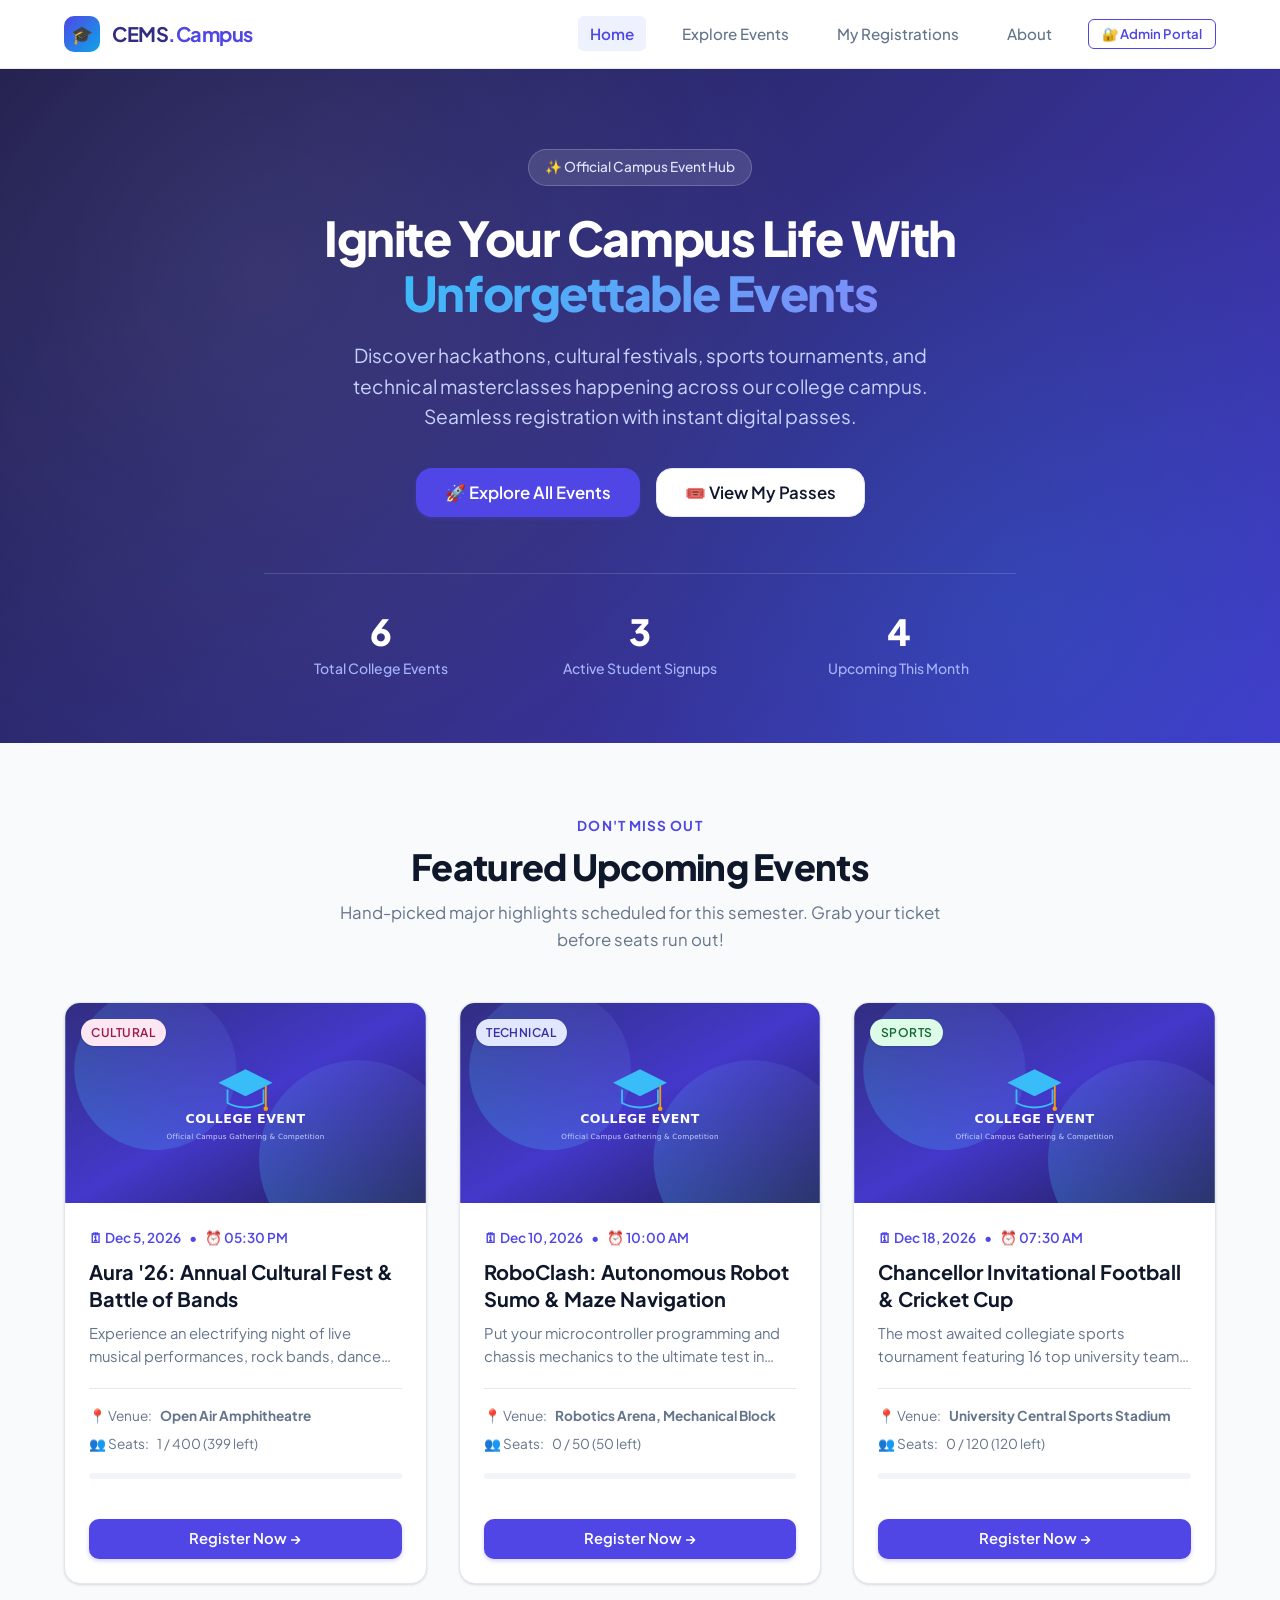
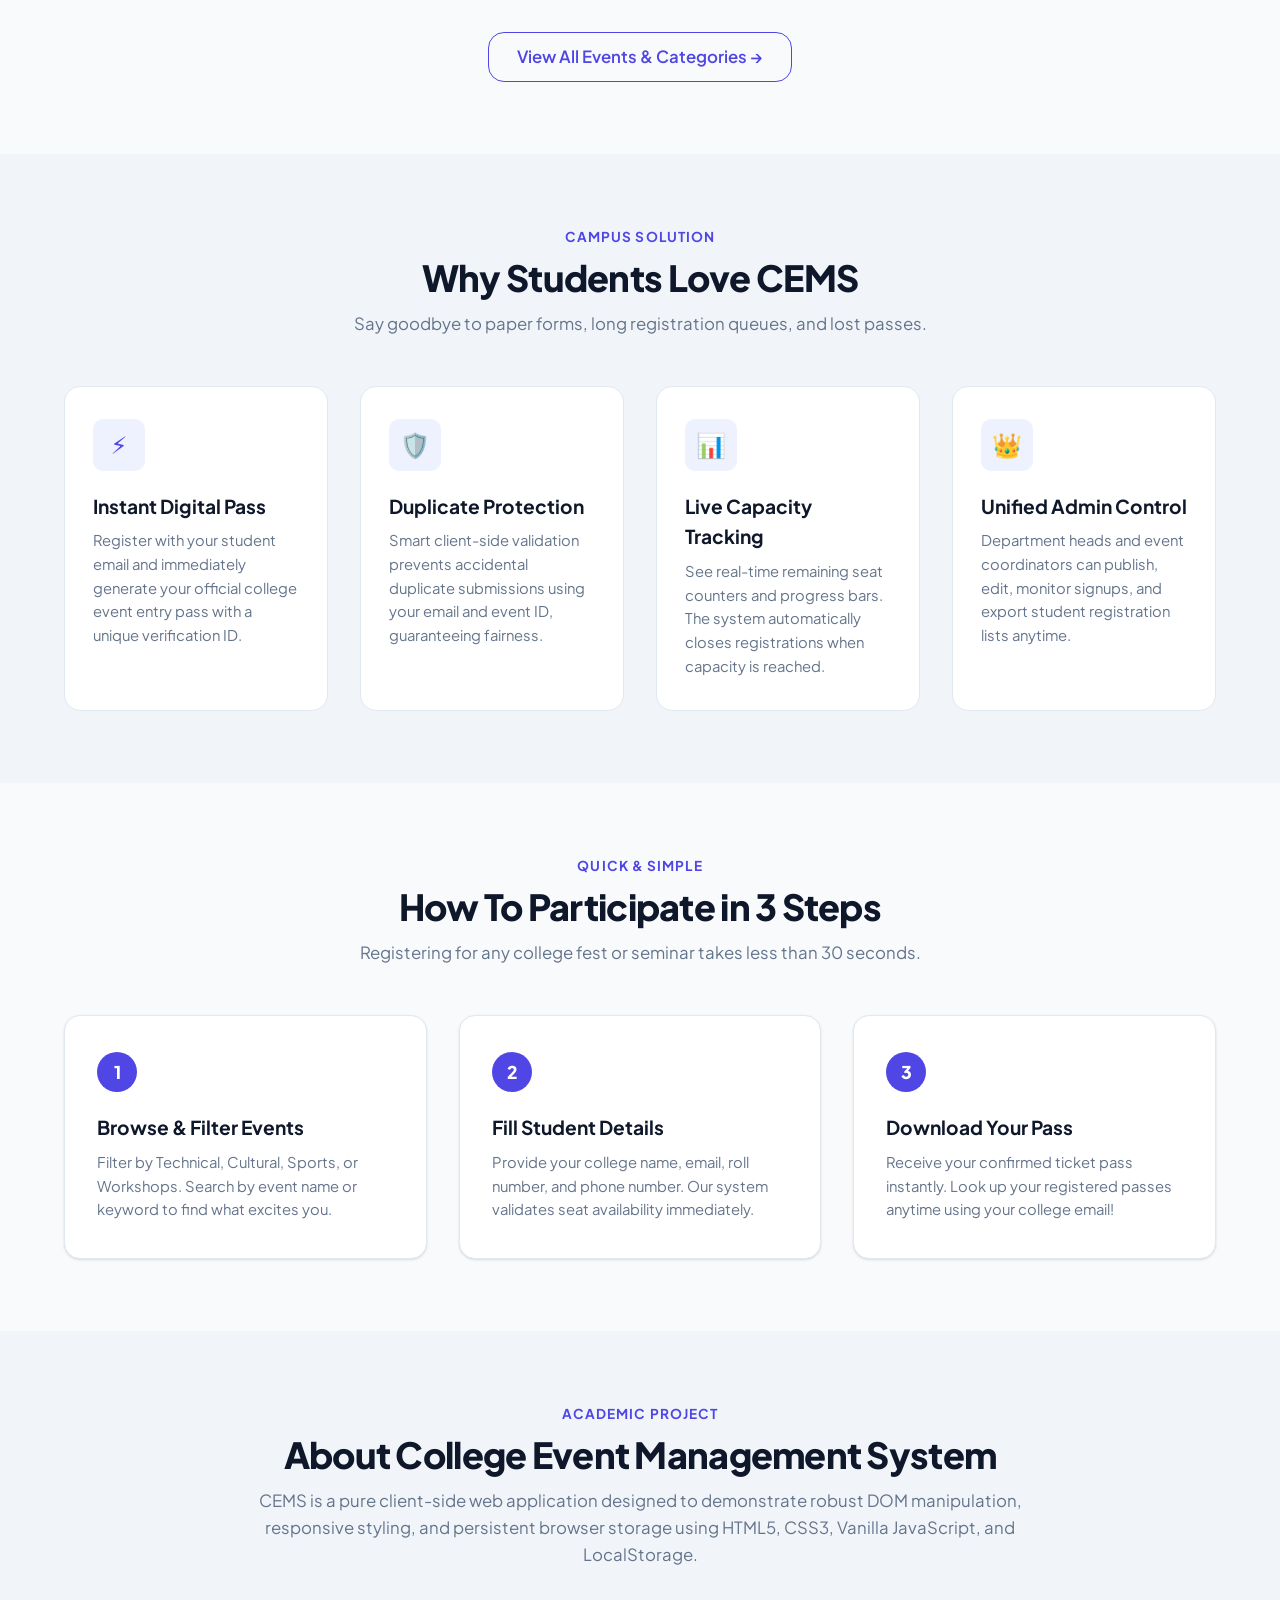
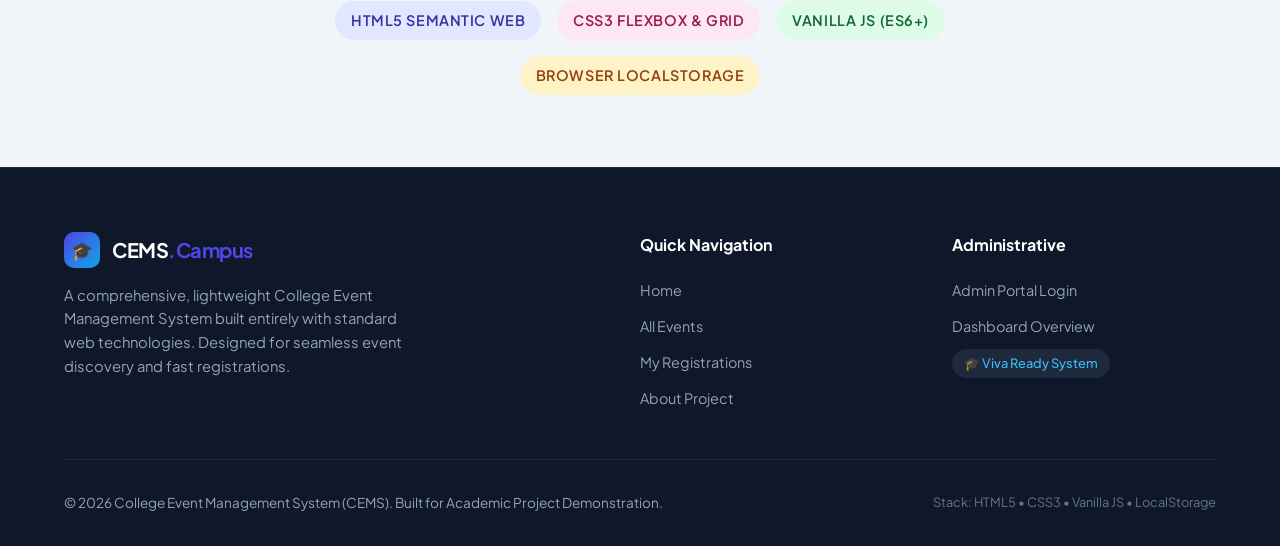
<file: index.html>
<!DOCTYPE html>
<html lang="en">
<head>
  <meta charset="UTF-8">
  <meta name="viewport" content="width=device-width, initial-scale=1.0">
  <title>CEMS - College Event Management System</title>
  <meta name="description" content="College Event Management System - Discover, explore, and register for upcoming college hackathons, cultural fests, sports tournaments, and workshops.">
  <!-- Fonts -->
  <link rel="preconnect" href="https://fonts.googleapis.com">
  <link rel="preconnect" href="https://fonts.gstatic.com" crossorigin>
  <link href="https://fonts.googleapis.com/css2?family=Plus+Jakarta+Sans:wght@400;500;600;700;800&display=swap" rel="stylesheet">
  <!-- Stylesheets -->
  <link rel="stylesheet" href="css/style.css">
  <link rel="stylesheet" href="css/events.css">
</head>
<body>

  <!-- Navigation Bar -->
  <header class="navbar">
    <div class="container nav-container">
      <a href="index.html" class="nav-brand">
        <span class="brand-badge">🎓</span>
        <span class="brand-text">CEMS<span class="highlight">.Campus</span></span>
      </a>

      <button class="nav-toggle" aria-label="Toggle navigation menu">
        ☰
      </button>

      <ul class="nav-links">
        <li><a href="index.html" class="nav-link">Home</a></li>
        <li><a href="events.html" class="nav-link">Explore Events</a></li>
        <li><a href="my-registrations.html" class="nav-link">My Registrations</a></li>
        <li><a href="#about" class="nav-link">About</a></li>
        <li>
          <a href="admin-login.html" class="btn btn-outline-primary btn-sm">
            🔐 Admin Portal
          </a>
        </li>
      </ul>
    </div>
  </header>

  <!-- Main Content -->
  <main class="main-content">

    <!-- Hero Section -->
    <section class="hero">
      <div class="container hero-content">
        <div class="hero-chip">
          <span>✨ Official Campus Event Hub</span>
        </div>
        <h1 class="hero-title">
          Ignite Your Campus Life With <span class="gradient-text">Unforgettable Events</span>
        </h1>
        <p class="hero-subtitle">
          Discover hackathons, cultural festivals, sports tournaments, and technical masterclasses happening across our college campus. Seamless registration with instant digital passes.
        </p>

        <div class="hero-buttons">
          <a href="events.html" class="btn btn-primary btn-lg">
            🚀 Explore All Events
          </a>
          <a href="my-registrations.html" class="btn btn-secondary btn-lg">
            🎟️ View My Passes
          </a>
        </div>

        <!-- Live Metrics Counter -->
        <div class="hero-stats">
          <div class="hero-stat-card">
            <div class="hero-stat-number" id="stat-events-count">6</div>
            <div class="hero-stat-label">Total College Events</div>
          </div>
          <div class="hero-stat-card">
            <div class="hero-stat-number" id="stat-registrations-count">3</div>
            <div class="hero-stat-label">Active Student Signups</div>
          </div>
          <div class="hero-stat-card">
            <div class="hero-stat-number" id="stat-upcoming-count">5</div>
            <div class="hero-stat-label">Upcoming This Month</div>
          </div>
        </div>
      </div>
    </section>

    <!-- Featured Upcoming Events Section -->
    <section class="section">
      <div class="container">
        <div class="section-header">
          <span class="section-tag">Don't Miss Out</span>
          <h2 class="section-title">Featured Upcoming Events</h2>
          <p class="section-subtitle">
            Hand-picked major highlights scheduled for this semester. Grab your ticket before seats run out!
          </p>
        </div>

        <!-- Dynamic Event Cards injected by main.js -->
        <div class="event-grid" id="home-featured-events">
          <!-- Dynamically populated via LocalStorage -->
        </div>

        <div style="text-align: center; margin-top: 3rem;">
          <a href="events.html" class="btn btn-outline-primary btn-lg">
            View All Events & Categories →
          </a>
        </div>
      </div>
    </section>

    <!-- Why CEMS / Features Section -->
    <section class="section section-alt" id="features">
      <div class="container">
        <div class="section-header">
          <span class="section-tag">Campus Solution</span>
          <h2 class="section-title">Why Students Love CEMS</h2>
          <p class="section-subtitle">
            Say goodbye to paper forms, long registration queues, and lost passes.
          </p>
        </div>

        <div class="features-grid">
          <div class="feature-box">
            <div class="feature-icon-wrapper">⚡</div>
            <h3 class="feature-title">Instant Digital Pass</h3>
            <p class="feature-desc">
              Register with your student email and immediately generate your official college event entry pass with a unique verification ID.
            </p>
          </div>

          <div class="feature-box">
            <div class="feature-icon-wrapper">🛡️</div>
            <h3 class="feature-title">Duplicate Protection</h3>
            <p class="feature-desc">
              Smart client-side validation prevents accidental duplicate submissions using your email and event ID, guaranteeing fairness.
            </p>
          </div>

          <div class="feature-box">
            <div class="feature-icon-wrapper">📊</div>
            <h3 class="feature-title">Live Capacity Tracking</h3>
            <p class="feature-desc">
              See real-time remaining seat counters and progress bars. The system automatically closes registrations when capacity is reached.
            </p>
          </div>

          <div class="feature-box">
            <div class="feature-icon-wrapper">👑</div>
            <h3 class="feature-title">Unified Admin Control</h3>
            <p class="feature-desc">
              Department heads and event coordinators can publish, edit, monitor signups, and export student registration lists anytime.
            </p>
          </div>
        </div>
      </div>
    </section>

    <!-- How It Works Section -->
    <section class="section">
      <div class="container">
        <div class="section-header">
          <span class="section-tag">Quick & Simple</span>
          <h2 class="section-title">How To Participate in 3 Steps</h2>
          <p class="section-subtitle">
            Registering for any college fest or seminar takes less than 30 seconds.
          </p>
        </div>

        <div class="steps-grid">
          <div class="step-card">
            <div class="step-number">1</div>
            <h3 class="step-title">Browse & Filter Events</h3>
            <p class="step-desc">
              Filter by Technical, Cultural, Sports, or Workshops. Search by event name or keyword to find what excites you.
            </p>
          </div>

          <div class="step-card">
            <div class="step-number">2</div>
            <h3 class="step-title">Fill Student Details</h3>
            <p class="step-desc">
              Provide your college name, email, roll number, and phone number. Our system validates seat availability immediately.
            </p>
          </div>

          <div class="step-card">
            <div class="step-number">3</div>
            <h3 class="step-title">Download Your Pass</h3>
            <p class="step-desc">
              Receive your confirmed ticket pass instantly. Look up your registered passes anytime using your college email!
            </p>
          </div>
        </div>
      </div>
    </section>

    <!-- About Section -->
    <section class="section section-alt" id="about">
      <div class="container">
        <div style="max-width: 800px; margin: 0 auto; text-align: center;">
          <span class="section-tag">Academic Project</span>
          <h2 class="section-title">About College Event Management System</h2>
          <p class="section-subtitle" style="margin-bottom: 2rem;">
            CEMS is a pure client-side web application designed to demonstrate robust DOM manipulation, responsive styling, and persistent browser storage using HTML5, CSS3, Vanilla JavaScript, and LocalStorage.
          </p>
          <div style="display: flex; gap: 1rem; justify-content: center; flex-wrap: wrap;">
            <span class="badge badge-tech" style="font-size: 0.9rem; padding: 0.5rem 1rem;">HTML5 Semantic Web</span>
            <span class="badge badge-cultural" style="font-size: 0.9rem; padding: 0.5rem 1rem;">CSS3 Flexbox & Grid</span>
            <span class="badge badge-sports" style="font-size: 0.9rem; padding: 0.5rem 1rem;">Vanilla JS (ES6+)</span>
            <span class="badge badge-workshop" style="font-size: 0.9rem; padding: 0.5rem 1rem;">Browser LocalStorage</span>
          </div>
        </div>
      </div>
    </section>

  </main>

  <!-- Footer -->
  <footer class="footer">
    <div class="container">
      <div class="footer-grid">
        <div class="footer-brand">
          <a href="index.html" class="nav-brand">
            <span class="brand-badge">🎓</span>
            <span class="brand-text">CEMS<span class="highlight">.Campus</span></span>
          </a>
          <p class="footer-text">
            A comprehensive, lightweight College Event Management System built entirely with standard web technologies. Designed for seamless event discovery and fast registrations.
          </p>
        </div>

        <div>
          <h4 class="footer-col-title">Quick Navigation</h4>
          <ul class="footer-links">
            <li><a href="index.html" class="footer-link">Home</a></li>
            <li><a href="events.html" class="footer-link">All Events</a></li>
            <li><a href="my-registrations.html" class="footer-link">My Registrations</a></li>
            <li><a href="#about" class="footer-link">About Project</a></li>
          </ul>
        </div>

        <div>
          <h4 class="footer-col-title">Administrative</h4>
          <ul class="footer-links">
            <li><a href="admin-login.html" class="footer-link">Admin Portal Login</a></li>
            <li><a href="admin-dashboard.html" class="footer-link">Dashboard Overview</a></li>
            <li><span class="viva-callout-pill">🎓 Viva Ready System</span></li>
          </ul>
        </div>
      </div>

      <div class="footer-bottom">
        <div>
          &copy; 2026 College Event Management System (CEMS). Built for Academic Project Demonstration.
        </div>
        <div style="color: #64748b; font-size: 0.8rem;">
          Stack: HTML5 • CSS3 • Vanilla JS • LocalStorage
        </div>
      </div>
    </div>
  </footer>

  <!-- Core JavaScript Scripts -->
  <script src="js/storage.js"></script>
  <script src="js/main.js"></script>
</body>
</html>
</file>
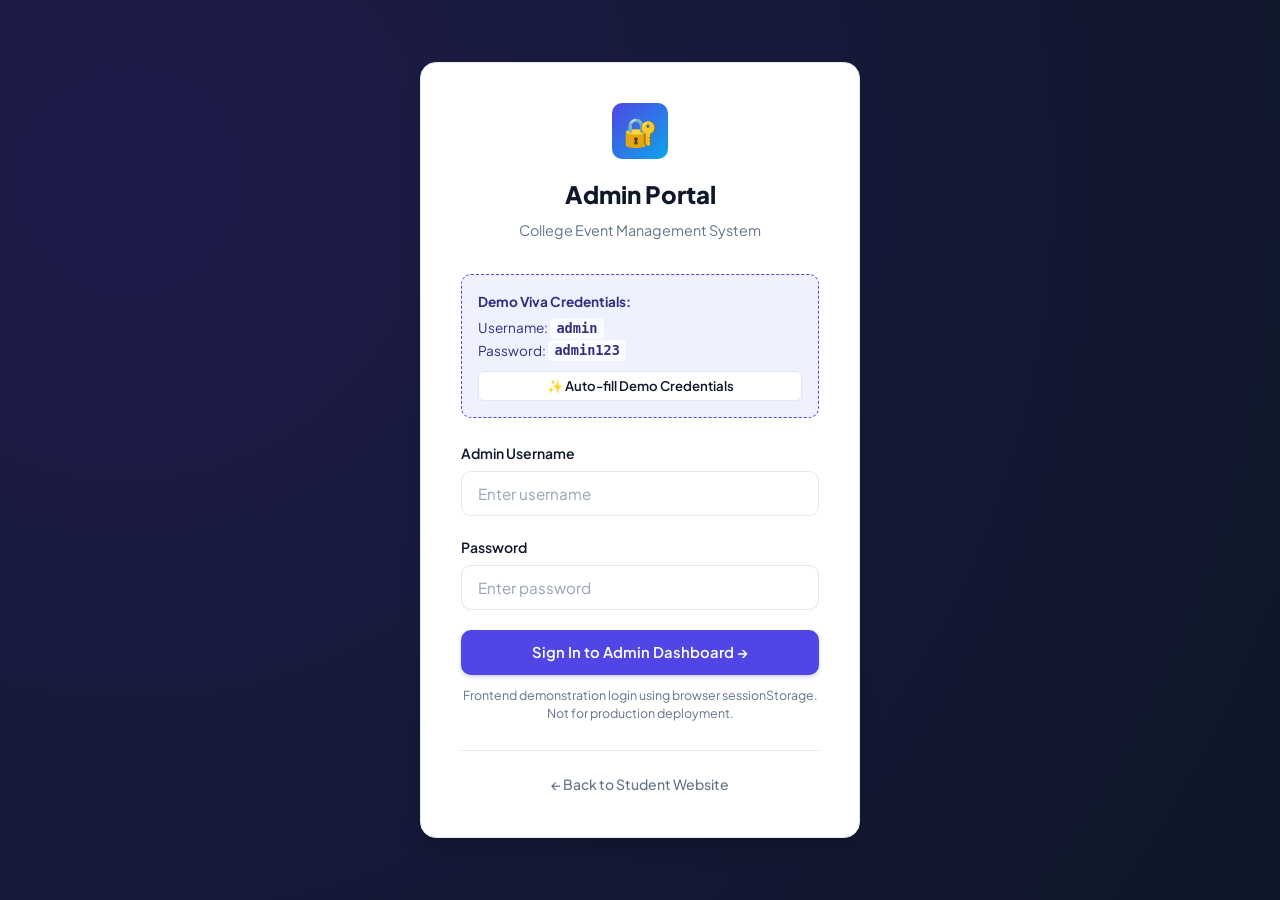
<file: admin-dashboard.html>
<!DOCTYPE html>
<html lang="en">
<head>
  <meta charset="UTF-8">
  <meta name="viewport" content="width=device-width, initial-scale=1.0">
  <title>Admin Dashboard - CEMS</title>
  <meta name="description" content="Manage college events, view registrations, and monitor capacity.">
  <!-- Fonts -->
  <link rel="preconnect" href="https://fonts.googleapis.com">
  <link rel="preconnect" href="https://fonts.gstatic.com" crossorigin>
  <link href="https://fonts.googleapis.com/css2?family=Plus+Jakarta+Sans:wght@400;500;600;700;800&display=swap" rel="stylesheet">
  <!-- Stylesheets -->
  <link rel="stylesheet" href="css/style.css">
  <link rel="stylesheet" href="css/admin.css">
  <!-- Immediate Auth Guard to Prevent Flash of Protected Content -->
  <script>
    if (sessionStorage.getItem('cems_admin_logged_in') !== 'true') {
      window.location.replace('admin-login.html');
    }
  </script>
</head>
<body id="admin-dashboard-app">

  <div class="admin-layout">

    <!-- Admin Sidebar Navigation -->
    <aside class="admin-sidebar">
      <div class="admin-sidebar-header">
        <span class="brand-badge" style="width: 2rem; height: 2rem; font-size: 1rem;">🎓</span>
        <span class="admin-sidebar-brand">CEMS Admin</span>
        <button class="admin-sidebar-close" id="admin-sidebar-close" aria-label="Close sidebar">&times;</button>
      </div>

      <nav class="admin-nav">
        <div class="admin-nav-item active" data-panel="overview">
          <span class="admin-nav-icon">📊</span>
          <span>Overview</span>
        </div>

        <div class="admin-nav-item" data-panel="events">
          <span class="admin-nav-icon">📅</span>
          <span>Manage Events</span>
        </div>

        <div class="admin-nav-item" data-panel="registrations">
          <span class="admin-nav-icon">👥</span>
          <span>Registrations</span>
        </div>

        <div class="admin-nav-item" data-panel="settings">
          <span class="admin-nav-icon">⚙️</span>
          <span>Viva Settings</span>
        </div>
      </nav>

      <div class="admin-sidebar-footer">
        <div class="admin-user-info">
          <div class="admin-avatar">AD</div>
          <div>
            <div class="admin-user-name">Event Officer</div>
            <div class="admin-user-role">Administrator</div>
          </div>
        </div>
        <button id="admin-logout-btn" class="btn btn-secondary btn-sm" title="Log Out" style="padding: 0.35rem 0.6rem;">
          🚪
        </button>
      </div>
    </aside>

    <!-- Admin Main Body -->
    <div class="admin-main">

      <!-- Admin Topbar -->
      <header class="admin-topbar">
        <div style="display: flex; align-items: center; gap: 1rem;">
          <button class="admin-menu-toggle" id="admin-menu-toggle" aria-label="Toggle menu">
            ☰
          </button>
          <h2 class="admin-page-title" id="admin-page-title">Dashboard Overview</h2>
        </div>

        <div class="admin-topbar-actions">
          <a href="index.html" target="_blank" class="btn btn-secondary btn-sm">
            🌐 View Student Site
          </a>
          <button class="btn btn-primary btn-sm" onclick="openAddEventModal()">
            ➕ Add New Event
          </button>
        </div>
      </header>

      <!-- Admin Container -->
      <main class="admin-container">

        <!-- ================= PANEL 1: OVERVIEW ================= -->
        <section class="admin-panel active" id="panel-overview">
          <!-- Metric Cards Grid -->
          <div class="admin-stats-grid">
            <div class="admin-stat-card">
              <div class="admin-stat-icon icon-blue">📅</div>
              <div class="admin-stat-data">
                <h4>Total Events</h4>
                <div class="stat-number" id="stat-total-events">0</div>
              </div>
            </div>

            <div class="admin-stat-card">
              <div class="admin-stat-icon icon-purple">👥</div>
              <div class="admin-stat-data">
                <h4>Total Signups</h4>
                <div class="stat-number" id="stat-total-registrations">0</div>
              </div>
            </div>

            <div class="admin-stat-card">
              <div class="admin-stat-icon icon-green">⚡</div>
              <div class="admin-stat-data">
                <h4>Upcoming Events</h4>
                <div class="stat-number" id="stat-upcoming-events">0</div>
              </div>
            </div>

            <div class="admin-stat-card">
              <div class="admin-stat-icon icon-amber">🏁</div>
              <div class="admin-stat-data">
                <h4>Past Events</h4>
                <div class="stat-number" id="stat-past-events">0</div>
              </div>
            </div>
          </div>

          <!-- Recent Registrations Table -->
          <div class="admin-card">
            <div class="admin-card-header">
              <h3 class="admin-card-title">Recent Student Registrations</h3>
              <button class="btn btn-secondary btn-sm" onclick="document.querySelector('.admin-nav-item[data-panel=\'registrations\']').click()">
                View All Signups →
              </button>
            </div>
            <div class="admin-table-container">
              <table class="admin-table">
                <thead>
                  <tr>
                    <th>Student Name</th>
                    <th>Email Address</th>
                    <th>Event Title</th>
                    <th>Status</th>
                    <th>Date Registered</th>
                  </tr>
                </thead>
                <tbody id="recent-registrations-tbody">
                  <!-- Populated by admin.js -->
                </tbody>
              </table>
            </div>
          </div>
        </section>

        <!-- ================= PANEL 2: MANAGE EVENTS ================= -->
        <section class="admin-panel" id="panel-events">
          <div class="admin-card">
            <div class="admin-card-header">
              <div>
                <h3 class="admin-card-title">All College Events</h3>
                <p style="font-size: 0.85rem; color: var(--text-muted); margin-top: 0.2rem;">
                  Create, update, or remove events. Changes immediately sync to the student website.
                </p>
              </div>
              <button class="btn btn-primary btn-sm" onclick="openAddEventModal()">
                ➕ Add New Event
              </button>
            </div>
            <div class="admin-table-container">
              <table class="admin-table">
                <thead>
                  <tr>
                    <th>Event Details</th>
                    <th>Category</th>
                    <th>Date & Time</th>
                    <th>Venue</th>
                    <th>Registrations</th>
                    <th>Actions</th>
                  </tr>
                </thead>
                <tbody id="admin-events-tbody">
                  <!-- Populated by admin.js -->
                </tbody>
              </table>
            </div>
          </div>
        </section>

        <!-- ================= PANEL 3: STUDENT REGISTRATIONS ================= -->
        <section class="admin-panel" id="panel-registrations">
          <div class="admin-card">
            <div class="admin-card-header">
              <div>
                <h3 class="admin-card-title">Student Registration Master List</h3>
                <p style="font-size: 0.85rem; color: var(--text-muted); margin-top: 0.2rem;">
                  Search, verify, or revoke student event passes.
                </p>
              </div>
              <span id="admin-reg-count-badge" class="badge badge-general">0 records</span>
            </div>

            <!-- Search filter -->
            <div style="padding: 1rem 1.75rem; border-bottom: 1px solid var(--border-color); background-color: var(--bg-subtle);">
              <input 
                type="text" 
                id="admin-reg-search" 
                class="form-control" 
                placeholder="Search by student name, roll number, email, or event title..."
                style="max-width: 500px;"
              >
            </div>

            <div class="admin-table-container">
              <table class="admin-table">
                <thead>
                  <tr>
                    <th>Reg ID</th>
                    <th>Student Name</th>
                    <th>Email</th>
                    <th>Phone</th>
                    <th>Event Title</th>
                    <th>Registered Date</th>
                    <th>Action</th>
                  </tr>
                </thead>
                <tbody id="admin-registrations-tbody">
                  <!-- Populated by admin.js -->
                </tbody>
              </table>
            </div>
          </div>
        </section>

        <!-- ================= PANEL 4: SETTINGS & VIVA UTILITIES ================= -->
        <section class="admin-panel" id="panel-settings">
          <div class="admin-card" style="max-width: 700px;">
            <div class="admin-card-header">
              <h3 class="admin-card-title">Academic Viva & Presentation Utilities</h3>
            </div>
            <div style="padding: 2rem;">
              <h4 style="font-size: 1.1rem; margin-bottom: 0.5rem;">Reset Sample Data</h4>
              <p style="font-size: 0.9rem; color: var(--text-muted); margin-bottom: 1.5rem; line-height: 1.6;">
                During an academic project viva or presentation, you may create test events and test student registrations. Clicking the button below resets browser LocalStorage back to the original 6 default college events and 3 sample registrations.
              </p>

              <button class="btn btn-danger" onclick="handleResetDemoData()">
                🔄 Restore Default Sample Data
              </button>

              <div style="margin-top: 2.5rem; padding-top: 1.5rem; border-top: 1px solid var(--border-color);">
                <h4 style="font-size: 1rem; margin-bottom: 0.5rem;">Storage Diagnostics</h4>
                <div style="font-family: var(--font-mono); font-size: 0.85rem; color: #475569; background: var(--bg-subtle); padding: 1rem; border-radius: var(--radius-md);">
                  <div>Key: <code>cems_events</code> (Events store)</div>
                  <div style="margin-top: 0.4rem;">Key: <code>cems_registrations</code> (Student registrations)</div>
                  <div style="margin-top: 0.4rem;">Session: <code>cems_admin_logged_in</code> (Admin session token)</div>
                </div>
              </div>
            </div>
          </div>
        </section>

      </main>

    </div>
  </div>

  <!-- ================= ADD / EDIT EVENT MODAL ================= -->
  <div class="modal-overlay" id="event-editor-modal">
    <div class="modal-card" style="max-width: 620px;">
      <div class="modal-header">
        <h3 class="modal-title" id="event-modal-title">Add New Event</h3>
        <button class="modal-close" onclick="closeModal('event-editor-modal')">&times;</button>
      </div>

      <form id="event-editor-form">
        <div class="modal-body">

          <div class="form-group">
            <label for="event-title" class="form-label">Event Title <span class="required">*</span></label>
            <input type="text" id="event-title" class="form-control" placeholder="e.g. CodeSprint 2026 Hackathon" required>
          </div>

          <div class="form-row-2col" style="display: grid; grid-template-columns: 1fr 1fr; gap: 1rem;">
            <div class="form-group">
              <label for="event-category" class="form-label">Category <span class="required">*</span></label>
              <select id="event-category" class="form-control" required>
                <option value="Technical">Technical</option>
                <option value="Cultural">Cultural</option>
                <option value="Sports">Sports</option>
                <option value="Workshop">Workshop</option>
              </select>
            </div>

            <div class="form-group">
              <label for="event-max-participants" class="form-label">Maximum Capacity <span class="required">*</span></label>
              <input type="number" id="event-max-participants" class="form-control" placeholder="e.g. 100" min="1" max="2000" required>
            </div>
          </div>

          <div class="form-row-2col" style="display: grid; grid-template-columns: 1fr 1fr; gap: 1rem;">
            <div class="form-group">
              <label for="event-date" class="form-label">Event Date <span class="required">*</span></label>
              <input type="date" id="event-date" class="form-control" required>
            </div>

            <div class="form-group">
              <label for="event-time" class="form-label">Event Time <span class="required">*</span></label>
              <input type="text" id="event-time" class="form-control" placeholder="e.g. 10:00 AM" required>
            </div>
          </div>

          <div class="form-group">
            <label for="event-venue" class="form-label">Campus Venue <span class="required">*</span></label>
            <input type="text" id="event-venue" class="form-control" placeholder="e.g. Auditorium Hall 1 / Block B" required>
          </div>

          <div class="form-group">
            <label for="event-organizer" class="form-label">Organizing Committee / Club</label>
            <input type="text" id="event-organizer" class="form-control" placeholder="e.g. Department of Computer Science">
          </div>

          <div class="form-group">
            <label for="event-image-url" class="form-label">Cover Image URL</label>
            <input type="url" id="event-image-url" class="form-control" placeholder="https://images.unsplash.com/photo-...">
            <div class="form-hint">Leave blank to use an automatic high-quality college event default photo.</div>
          </div>

          <div class="form-group">
            <label for="event-description" class="form-label">Event Description & Rules <span class="required">*</span></label>
            <textarea id="event-description" class="form-control" rows="4" placeholder="Describe the event, agenda, prizes, and rules..." required></textarea>
          </div>

        </div>

        <div class="modal-footer">
          <button type="button" class="btn btn-secondary" onclick="closeModal('event-editor-modal')">Cancel</button>
          <button type="submit" class="btn btn-primary" id="save-event-submit-btn">Save Event</button>
        </div>
      </form>
    </div>
  </div>

  <!-- Scripts -->
  <script src="js/storage.js"></script>
  <script src="js/main.js"></script>
  <script src="js/admin.js"></script>
</body>
</html>
</file>
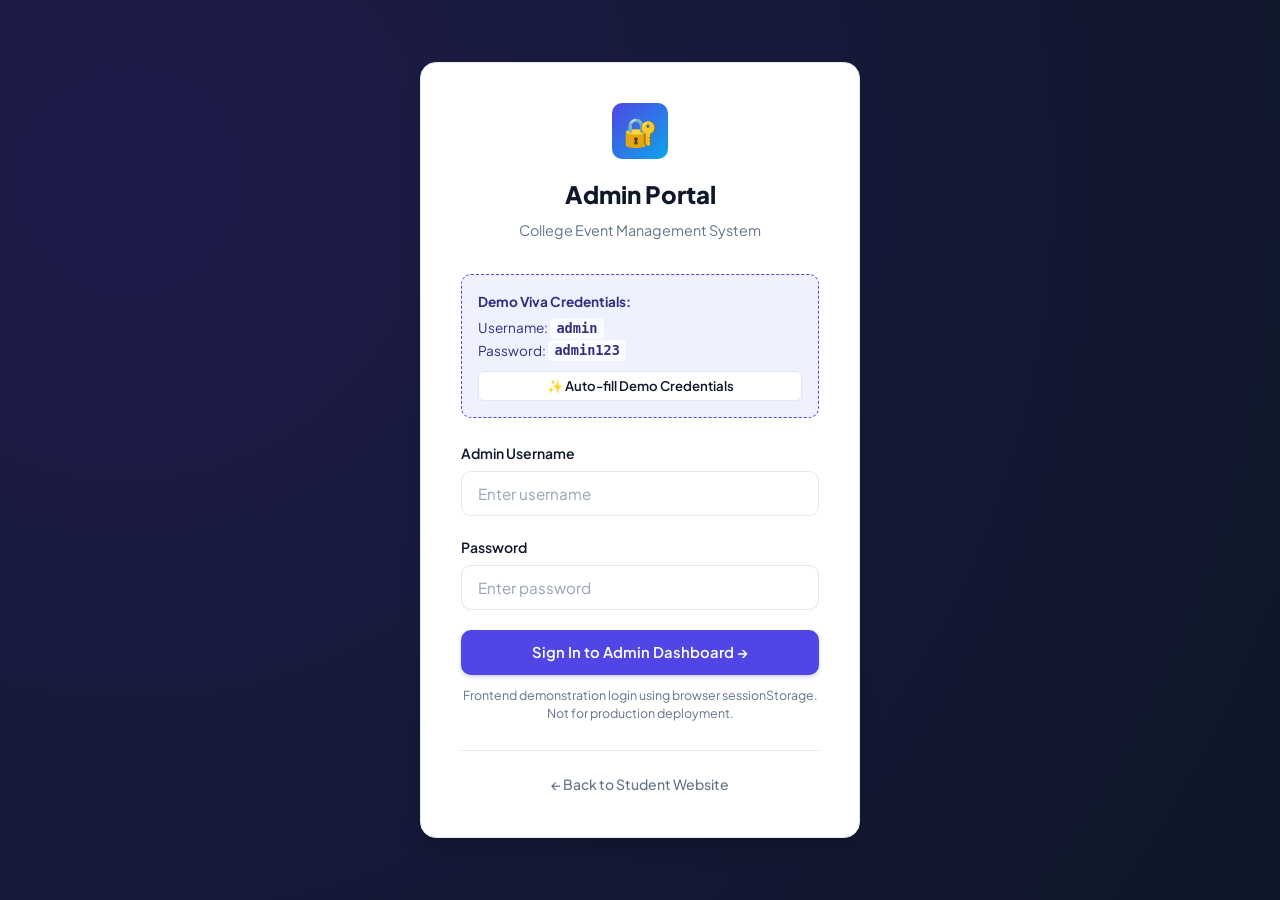
<file: admin-login.html>
<!DOCTYPE html>
<html lang="en">
<head>
  <meta charset="UTF-8">
  <meta name="viewport" content="width=device-width, initial-scale=1.0">
  <title>Admin Portal Login - CEMS</title>
  <meta name="description" content="Administrative login portal for college event managers and committee members.">
  <!-- Fonts -->
  <link rel="preconnect" href="https://fonts.googleapis.com">
  <link rel="preconnect" href="https://fonts.gstatic.com" crossorigin>
  <link href="https://fonts.googleapis.com/css2?family=Plus+Jakarta+Sans:wght@400;500;600;700;800&display=swap" rel="stylesheet">
  <!-- Stylesheets -->
  <link rel="stylesheet" href="css/style.css">
  <link rel="stylesheet" href="css/admin.css">
</head>
<body class="admin-login-body">

  <div class="admin-login-wrapper">
    <div class="admin-login-card">

      <div class="admin-login-header">
        <div class="admin-logo-badge">🔐</div>
        <h1 class="admin-login-title">Admin Portal</h1>
        <p class="admin-login-subtitle">College Event Management System</p>
      </div>

      <!-- Demo Credentials Helper Callout -->
      <div class="demo-credentials-box">
        <strong>Demo Viva Credentials:</strong>
        <div>Username: <code>admin</code></div>
        <div>Password: <code>admin123</code></div>
        <button 
          type="button" 
          onclick="document.getElementById('admin-username').value='admin'; document.getElementById('admin-password').value='admin123';"
          class="btn btn-secondary btn-sm"
          style="margin-top: 0.5rem; width: 100%;"
        >
          ✨ Auto-fill Demo Credentials
        </button>
      </div>

      <!-- Login Form -->
      <form id="admin-login-form">
        <div class="form-group">
          <label for="admin-username" class="form-label">Admin Username</label>
          <input 
            type="text" 
            id="admin-username" 
            class="form-control" 
            placeholder="Enter username" 
            required 
            autocomplete="username"
          >
        </div>

        <div class="form-group">
          <label for="admin-password" class="form-label">Password</label>
          <input 
            type="password" 
            id="admin-password" 
            class="form-control" 
            placeholder="Enter password" 
            required 
            autocomplete="current-password"
          >
        </div>

        <div class="form-error" id="admin-login-error" style="margin-bottom: 1rem;"></div>

        <button type="submit" class="btn btn-primary" style="width: 100%; padding: 0.8rem;">
          Sign In to Admin Dashboard →
        </button>

        <p style="font-size: 0.78rem; color: var(--text-muted); margin-top: 0.75rem; text-align: center; line-height: 1.4;">
          Frontend demonstration login using browser sessionStorage. Not for production deployment.
        </p>
      </form>

      <div style="text-align: center; margin-top: 1.75rem; padding-top: 1.25rem; border-top: 1px solid var(--border-color);">
        <a href="index.html" style="font-size: 0.875rem; color: var(--text-muted); font-weight: 500;">
          ← Back to Student Website
        </a>
      </div>

    </div>
  </div>

  <!-- Scripts -->
  <script src="js/storage.js"></script>
  <script src="js/main.js"></script>
  <script src="js/admin.js"></script>
</body>
</html>
</file>
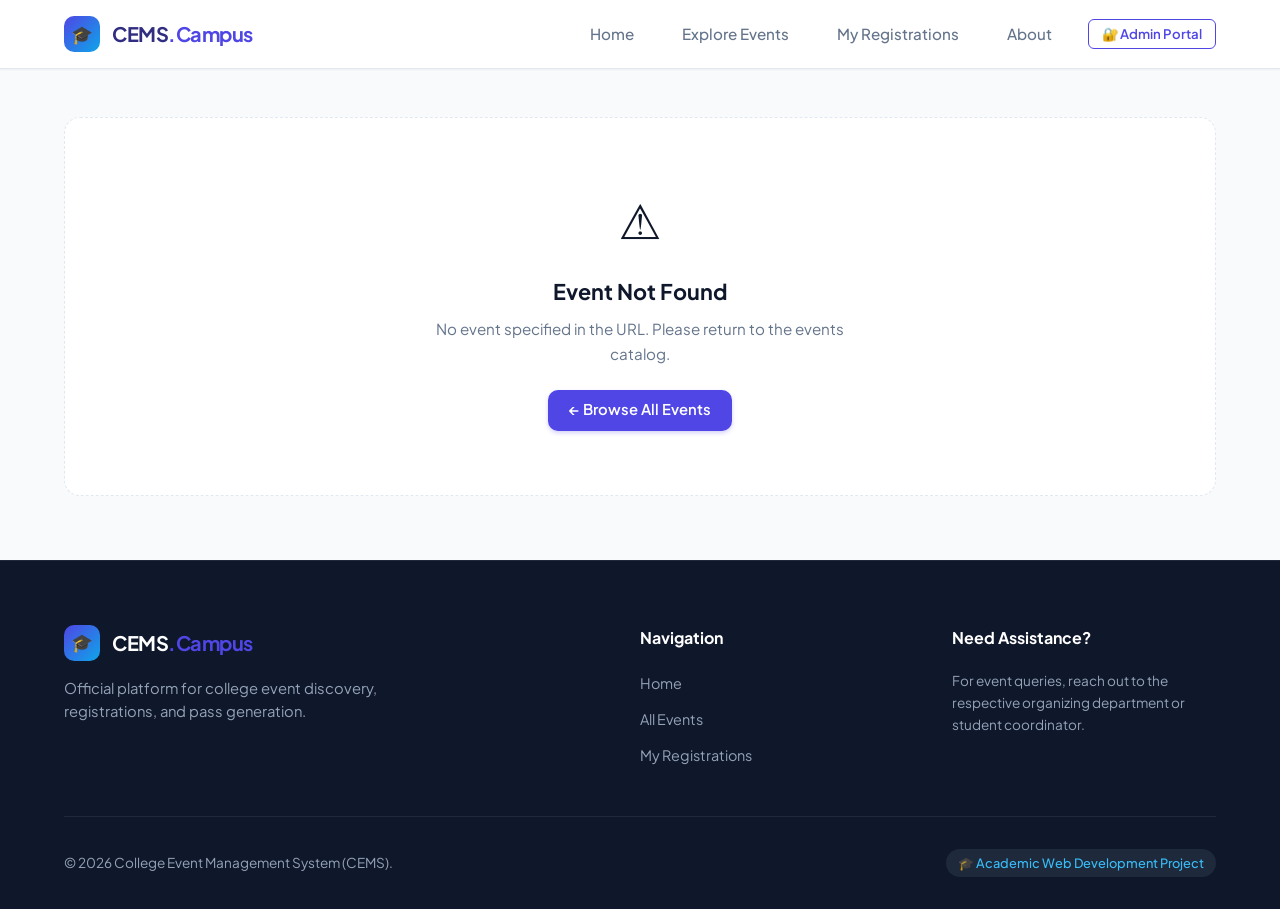
<file: event-details.html>
<!DOCTYPE html>
<html lang="en">
<head>
  <meta charset="UTF-8">
  <meta name="viewport" content="width=device-width, initial-scale=1.0">
  <title>Event Details & Registration - CEMS</title>
  <meta name="description" content="View complete event schedule, guidelines, venue details, and register online for your entry pass.">
  <!-- Fonts -->
  <link rel="preconnect" href="https://fonts.googleapis.com">
  <link rel="preconnect" href="https://fonts.gstatic.com" crossorigin>
  <link href="https://fonts.googleapis.com/css2?family=Plus+Jakarta+Sans:wght@400;500;600;700;800&display=swap" rel="stylesheet">
  <!-- Stylesheets -->
  <link rel="stylesheet" href="css/style.css">
  <link rel="stylesheet" href="css/events.css">
</head>
<body>

  <!-- Navigation Bar -->
  <header class="navbar">
    <div class="container nav-container">
      <a href="index.html" class="nav-brand">
        <span class="brand-badge">🎓</span>
        <span class="brand-text">CEMS<span class="highlight">.Campus</span></span>
      </a>

      <button class="nav-toggle" aria-label="Toggle navigation menu">
        ☰
      </button>

      <ul class="nav-links">
        <li><a href="index.html" class="nav-link">Home</a></li>
        <li><a href="events.html" class="nav-link">Explore Events</a></li>
        <li><a href="my-registrations.html" class="nav-link">My Registrations</a></li>
        <li><a href="index.html#about" class="nav-link">About</a></li>
        <li>
          <a href="admin-login.html" class="btn btn-outline-primary btn-sm">
            🔐 Admin Portal
          </a>
        </li>
      </ul>
    </div>
  </header>

  <!-- Main Content -->
  <main class="main-content">
    <div class="container" id="event-details-container">

      <!-- Breadcrumbs -->
      <nav class="breadcrumb-nav">
        <a href="index.html">Home</a> &gt; 
        <a href="events.html">Events</a> &gt; 
        <span id="breadcrumb-event-title" style="color: var(--text-main); font-weight: 600;">Loading...</span>
      </nav>

      <!-- Event 2-Column Grid Layout -->
      <div class="event-details-grid">

        <!-- Left Column: Media, Information, Guidelines -->
        <article class="event-details-main">
          <img id="detail-banner-img" src="" alt="Event Banner" class="event-banner-image">

          <div class="event-details-header">
            <div class="event-details-badges">
              <span id="detail-category-badge" class="badge badge-general">Category</span>
              <span id="detail-status-badge" class="badge badge-success">Registrations Open</span>
            </div>
            <h1 class="event-details-title" id="detail-title">Loading Event Title...</h1>
            <div class="event-organizer-chip">
              <span>🏛️ Organized by:</span>
              <strong id="detail-organizer">College Event Committee</strong>
            </div>
          </div>

          <!-- Quick Metas Strip -->
          <div class="event-details-meta-grid">
            <div class="meta-box">
              <span class="meta-box-icon">🗓️</span>
              <div>
                <div class="meta-box-label">Date</div>
                <div class="meta-box-value" id="detail-date">TBA</div>
              </div>
            </div>

            <div class="meta-box">
              <span class="meta-box-icon">⏰</span>
              <div>
                <div class="meta-box-label">Time</div>
                <div class="meta-box-value" id="detail-time">TBA</div>
              </div>
            </div>

            <div class="meta-box">
              <span class="meta-box-icon">📍</span>
              <div>
                <div class="meta-box-label">Venue</div>
                <div class="meta-box-value" id="detail-venue">TBA</div>
              </div>
            </div>
          </div>

          <!-- Description & Rules -->
          <div class="event-details-body">
            <h3>Event Overview & Description</h3>
            <p class="event-description-text" id="detail-description">
              Loading description...
            </p>

            <h3>Participation Guidelines</h3>
            <ul class="event-rules-list">
              <li>Entry is strictly permitted upon presentation of the official digital pass and physical College ID Card.</li>
              <li>Please report to the venue at least 20 minutes prior to the scheduled start time.</li>
              <li>Participating teams or solo attendees must bring their own required materials (laptops, athletic gear, etc.).</li>
              <li>Certificates of participation will be awarded to all registered attendees.</li>
            </ul>
          </div>
        </article>

        <!-- Right Column: Registration Card -->
        <aside>
          <div class="registration-card">
            <div class="reg-card-header">
              <h2 class="reg-card-title">Student Registration</h2>
              <p class="reg-card-subtitle">Secure your free entry pass in seconds.</p>
            </div>

            <!-- Seat Availability Box -->
            <div class="capacity-indicator-box">
              <div class="capacity-indicator-header">
                <span>Seat Availability</span>
                <span id="detail-seats-count">0 / 0 Seats Filled</span>
              </div>
              <div class="capacity-indicator-bar">
                <div class="capacity-indicator-fill" id="detail-capacity-fill" style="width: 0%;"></div>
              </div>
            </div>

            <!-- Notice Box (If closed or full) -->
            <div id="registration-notice-box" style="display: none;"></div>

            <!-- Registration Form -->
            <div id="registration-form-box">
              <form id="student-registration-form" novalidate>

                <div class="form-group">
                  <label for="reg-name" class="form-label">
                    Full Student Name <span class="required">*</span>
                  </label>
                  <input 
                    type="text" 
                    id="reg-name" 
                    class="form-control" 
                    placeholder="e.g. Rahul Sharma" 
                    required
                  >
                  <div class="form-error" id="reg-name-error"></div>
                </div>

                <div class="form-group">
                  <label for="reg-email" class="form-label">
                    College Email Address <span class="required">*</span>
                  </label>
                  <input 
                    type="email" 
                    id="reg-email" 
                    class="form-control" 
                    placeholder="e.g. rahul.sharma@college.edu" 
                    required
                  >
                  <div class="form-hint">Used for pass verification & duplicate prevention.</div>
                  <div class="form-error" id="reg-email-error"></div>
                </div>

                <div class="form-group">
                  <label for="reg-phone" class="form-label">
                    Phone Number (10 Digits) <span class="required">*</span>
                  </label>
                  <input 
                    type="tel" 
                    id="reg-phone" 
                    class="form-control" 
                    placeholder="e.g. 9876543210" 
                    maxlength="10" 
                    required
                  >
                  <div class="form-error" id="reg-phone-error"></div>
                </div>

                <div class="form-group">
                  <label for="reg-roll" class="form-label">
                    Roll Number / Student ID <span class="required">*</span>
                  </label>
                  <input 
                    type="text" 
                    id="reg-roll" 
                    class="form-control" 
                    placeholder="e.g. CS2024-089" 
                    required
                  >
                  <div class="form-error" id="reg-roll-error"></div>
                </div>

                <div class="form-row-2col" style="display: grid; grid-template-columns: 1fr 1fr; gap: 1rem;">
                  <div class="form-group">
                    <label for="reg-department" class="form-label">Department</label>
                    <select id="reg-department" class="form-control">
                      <option value="Computer Science">Computer Science</option>
                      <option value="Information Technology">Information Tech</option>
                      <option value="Electronics & Comm">Electronics (ECE)</option>
                      <option value="Mechanical Engg">Mechanical</option>
                      <option value="Business Admin (BBA/MBA)">Management</option>
                      <option value="Applied Sciences">Applied Sciences</option>
                    </select>
                  </div>

                  <div class="form-group">
                    <label for="reg-year" class="form-label">Year of Study</label>
                    <select id="reg-year" class="form-control">
                      <option value="1st Year">1st Year</option>
                      <option value="2nd Year">2nd Year</option>
                      <option value="3rd Year">3rd Year</option>
                      <option value="4th Year">4th Year</option>
                    </select>
                  </div>
                </div>

                <button type="submit" id="submit-registration-btn" class="btn btn-primary" style="width: 100%; margin-top: 0.5rem; padding: 0.85rem;">
                  🎟️ Confirm & Generate Pass
                </button>

              </form>
            </div>

          </div>
        </aside>

      </div>
    </div>
  </main>

  <!-- Pass Modal Container -->
  <div id="pass-modal-container"></div>

  <!-- Footer -->
  <footer class="footer">
    <div class="container">
      <div class="footer-grid">
        <div class="footer-brand">
          <a href="index.html" class="nav-brand">
            <span class="brand-badge">🎓</span>
            <span class="brand-text">CEMS<span class="highlight">.Campus</span></span>
          </a>
          <p class="footer-text">
            Official platform for college event discovery, registrations, and pass generation.
          </p>
        </div>

        <div>
          <h4 class="footer-col-title">Navigation</h4>
          <ul class="footer-links">
            <li><a href="index.html" class="footer-link">Home</a></li>
            <li><a href="events.html" class="footer-link">All Events</a></li>
            <li><a href="my-registrations.html" class="footer-link">My Registrations</a></li>
          </ul>
        </div>

        <div>
          <h4 class="footer-col-title">Need Assistance?</h4>
          <p class="footer-text" style="font-size: 0.85rem;">
            For event queries, reach out to the respective organizing department or student coordinator.
          </p>
        </div>
      </div>

      <div class="footer-bottom">
        <div>&copy; 2026 College Event Management System (CEMS).</div>
        <div class="viva-callout-pill">🎓 Academic Web Development Project</div>
      </div>
    </div>
  </footer>

  <!-- Scripts -->
  <script src="js/storage.js"></script>
  <script src="js/main.js"></script>
  <script src="js/registration.js"></script>
</body>
</html>
</file>
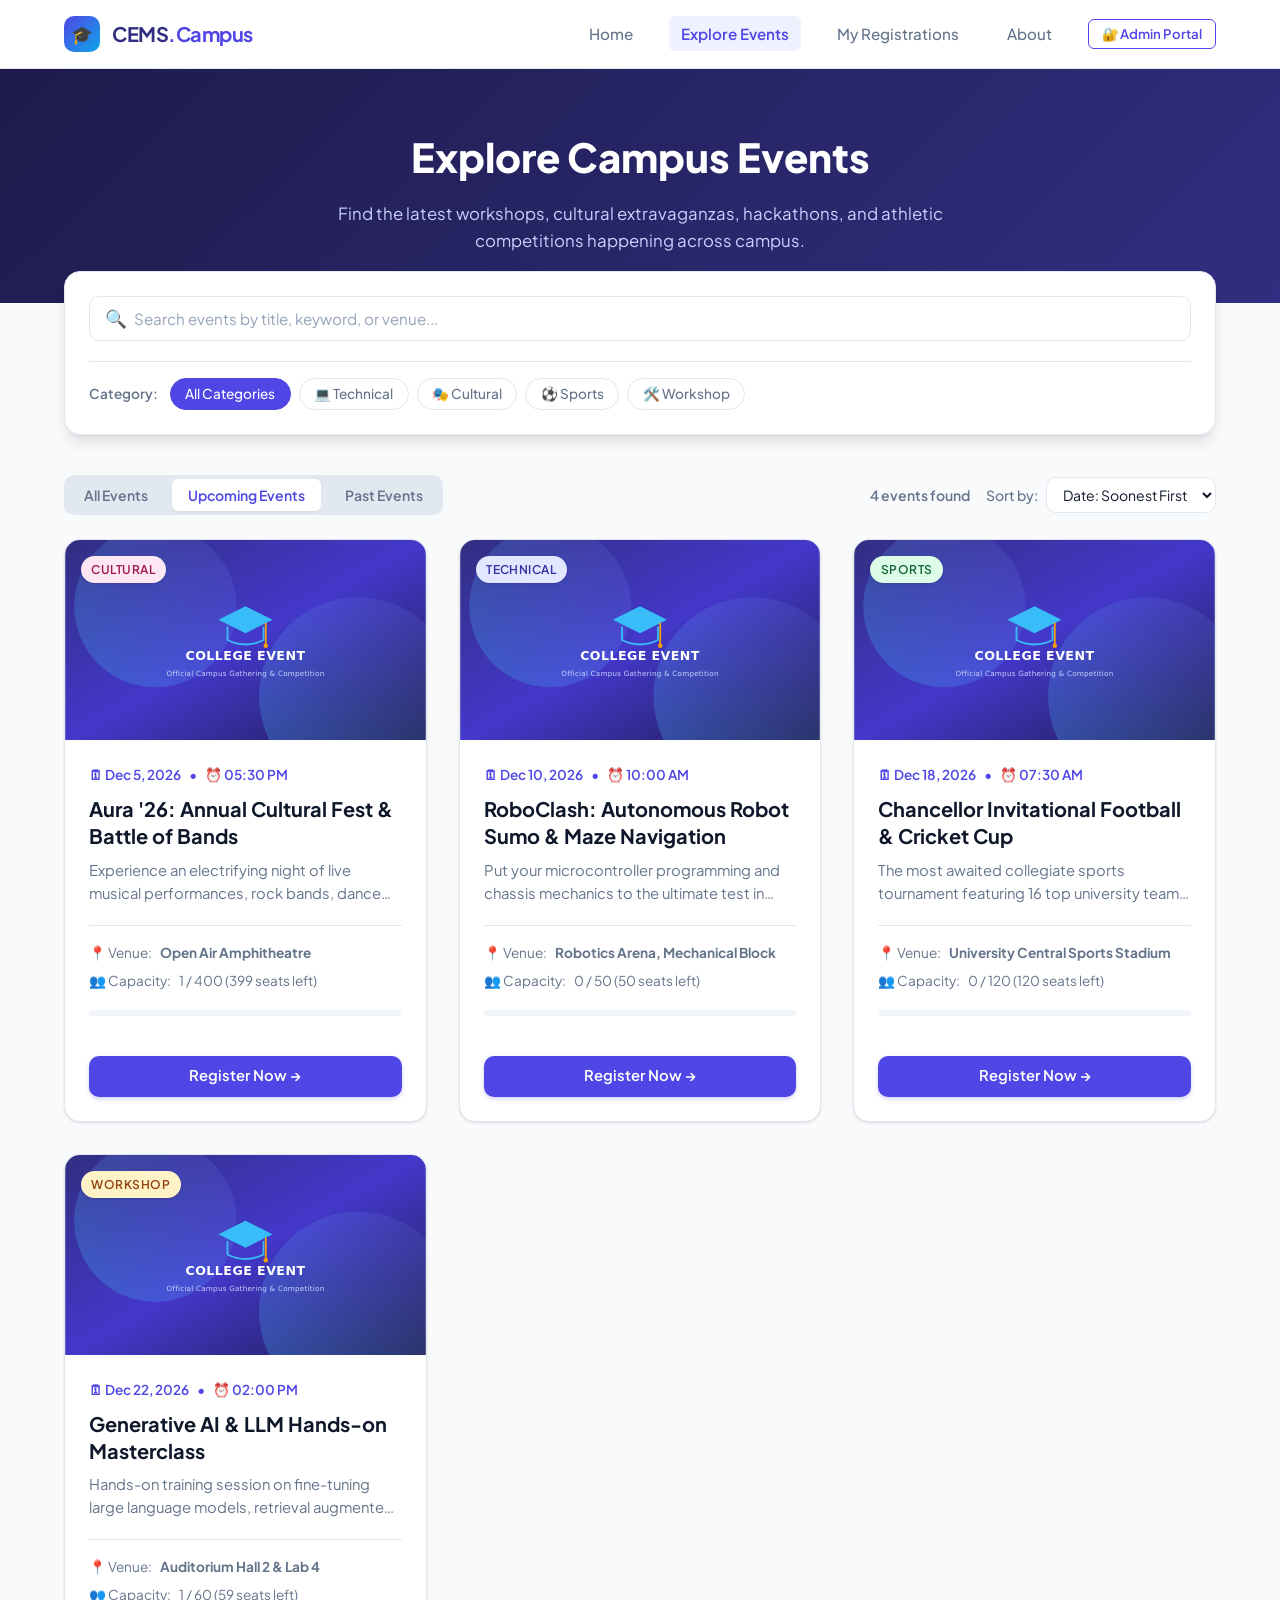
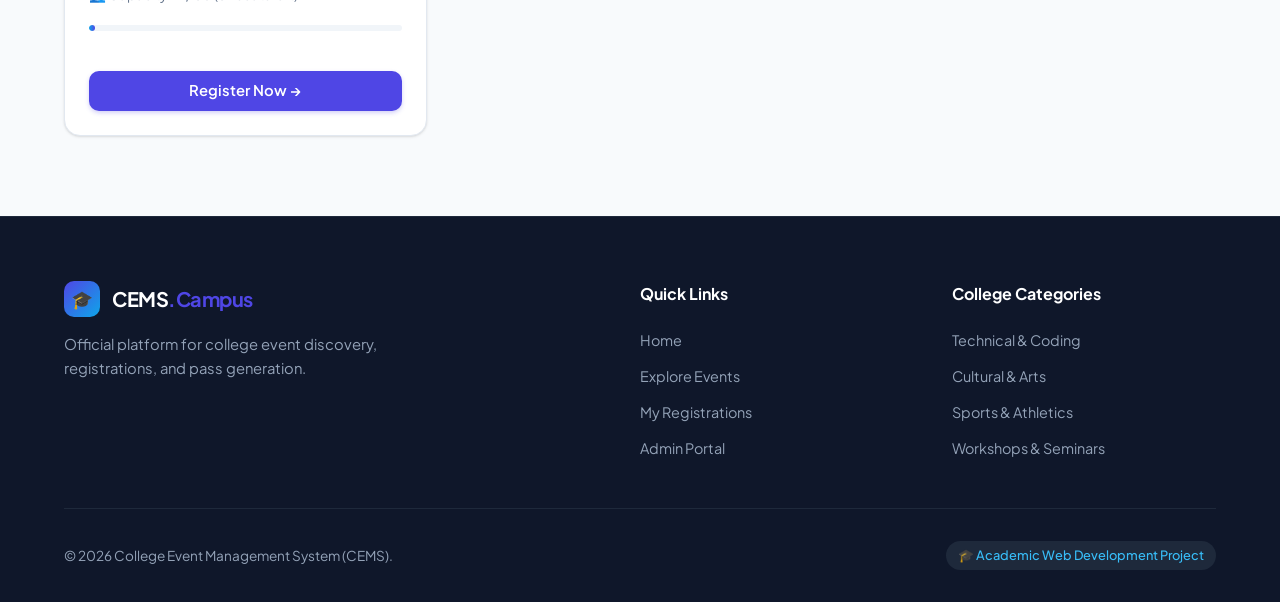
<file: events.html>
<!DOCTYPE html>
<html lang="en">
<head>
  <meta charset="UTF-8">
  <meta name="viewport" content="width=device-width, initial-scale=1.0">
  <title>Explore College Events - CEMS</title>
  <meta name="description" content="Browse all college events, search by title, and filter by technical, cultural, sports, and workshop categories.">
  <!-- Fonts -->
  <link rel="preconnect" href="https://fonts.googleapis.com">
  <link rel="preconnect" href="https://fonts.gstatic.com" crossorigin>
  <link href="https://fonts.googleapis.com/css2?family=Plus+Jakarta+Sans:wght@400;500;600;700;800&display=swap" rel="stylesheet">
  <!-- Stylesheets -->
  <link rel="stylesheet" href="css/style.css">
  <link rel="stylesheet" href="css/events.css">
</head>
<body>

  <!-- Navigation Bar -->
  <header class="navbar">
    <div class="container nav-container">
      <a href="index.html" class="nav-brand">
        <span class="brand-badge">🎓</span>
        <span class="brand-text">CEMS<span class="highlight">.Campus</span></span>
      </a>

      <button class="nav-toggle" aria-label="Toggle navigation menu">
        ☰
      </button>

      <ul class="nav-links">
        <li><a href="index.html" class="nav-link">Home</a></li>
        <li><a href="events.html" class="nav-link active">Explore Events</a></li>
        <li><a href="my-registrations.html" class="nav-link">My Registrations</a></li>
        <li><a href="index.html#about" class="nav-link">About</a></li>
        <li>
          <a href="admin-login.html" class="btn btn-outline-primary btn-sm">
            🔐 Admin Portal
          </a>
        </li>
      </ul>
    </div>
  </header>

  <!-- Events Header Section -->
  <section class="events-header-section">
    <div class="container events-header-content">
      <h1 style="font-size: 2.5rem; font-weight: 800; margin-bottom: 0.75rem;">Explore Campus Events</h1>
      <p style="color: #c7d2fe; font-size: 1.05rem;">
        Find the latest workshops, cultural extravaganzas, hackathons, and athletic competitions happening across campus.
      </p>
    </div>
  </section>

  <!-- Main Content Area -->
  <main class="main-content">
    <div class="container">

      <!-- Search & Category Filter Card -->
      <section class="events-search-card">
        <div class="search-row">
          <div class="search-input-group">
            <span class="search-icon">🔍</span>
            <input 
              type="text" 
              id="events-search-input" 
              class="form-control" 
              placeholder="Search events by title, keyword, or venue..." 
              autocomplete="off"
            >
          </div>
        </div>

        <!-- Category Pills -->
        <div class="filter-pills-row">
          <span class="filter-pill-label">Category:</span>
          <button class="filter-pill active" data-category="ALL">All Categories</button>
          <button class="filter-pill" data-category="Technical">💻 Technical</button>
          <button class="filter-pill" data-category="Cultural">🎭 Cultural</button>
          <button class="filter-pill" data-category="Sports">⚽ Sports</button>
          <button class="filter-pill" data-category="Workshop">🛠️ Workshop</button>
        </div>
      </section>

      <!-- Status Tabs & Sorting Row -->
      <div class="status-tabs-row">
        <div class="tabs-group">
          <button class="tab-btn" data-status="ALL">All Events</button>
          <button class="tab-btn active" data-status="UPCOMING">Upcoming Events</button>
          <button class="tab-btn" data-status="PAST">Past Events</button>
        </div>

        <div style="display: flex; align-items: center; gap: 1rem;">
          <span id="events-count-badge" style="font-size: 0.875rem; font-weight: 600; color: var(--text-muted);">
            Loading events...
          </span>

          <div class="sort-group">
            <label for="events-sort-select">Sort by:</label>
            <select id="events-sort-select" class="sort-select">
              <option value="date-asc">Date: Soonest First</option>
              <option value="date-desc">Date: Latest First</option>
              <option value="title-asc">Title: A to Z</option>
            </select>
          </div>
        </div>
      </div>

      <!-- Events Grid Container -->
      <div class="event-grid" id="events-grid" style="margin-bottom: 5rem;">
        <!-- Dynamic Event Cards rendered by js/events.js -->
      </div>

    </div>
  </main>

  <!-- Footer -->
  <footer class="footer">
    <div class="container">
      <div class="footer-grid">
        <div class="footer-brand">
          <a href="index.html" class="nav-brand">
            <span class="brand-badge">🎓</span>
            <span class="brand-text">CEMS<span class="highlight">.Campus</span></span>
          </a>
          <p class="footer-text">
            Official platform for college event discovery, registrations, and pass generation.
          </p>
        </div>

        <div>
          <h4 class="footer-col-title">Quick Links</h4>
          <ul class="footer-links">
            <li><a href="index.html" class="footer-link">Home</a></li>
            <li><a href="events.html" class="footer-link">Explore Events</a></li>
            <li><a href="my-registrations.html" class="footer-link">My Registrations</a></li>
            <li><a href="admin-login.html" class="footer-link">Admin Portal</a></li>
          </ul>
        </div>

        <div>
          <h4 class="footer-col-title">College Categories</h4>
          <ul class="footer-links">
            <li><a href="events.html?category=Technical" class="footer-link">Technical & Coding</a></li>
            <li><a href="events.html?category=Cultural" class="footer-link">Cultural & Arts</a></li>
            <li><a href="events.html?category=Sports" class="footer-link">Sports & Athletics</a></li>
            <li><a href="events.html?category=Workshop" class="footer-link">Workshops & Seminars</a></li>
          </ul>
        </div>
      </div>

      <div class="footer-bottom">
        <div>&copy; 2026 College Event Management System (CEMS).</div>
        <div class="viva-callout-pill">🎓 Academic Web Development Project</div>
      </div>
    </div>
  </footer>

  <!-- Scripts -->
  <script src="js/storage.js"></script>
  <script src="js/main.js"></script>
  <script src="js/events.js"></script>
</body>
</html>
</file>
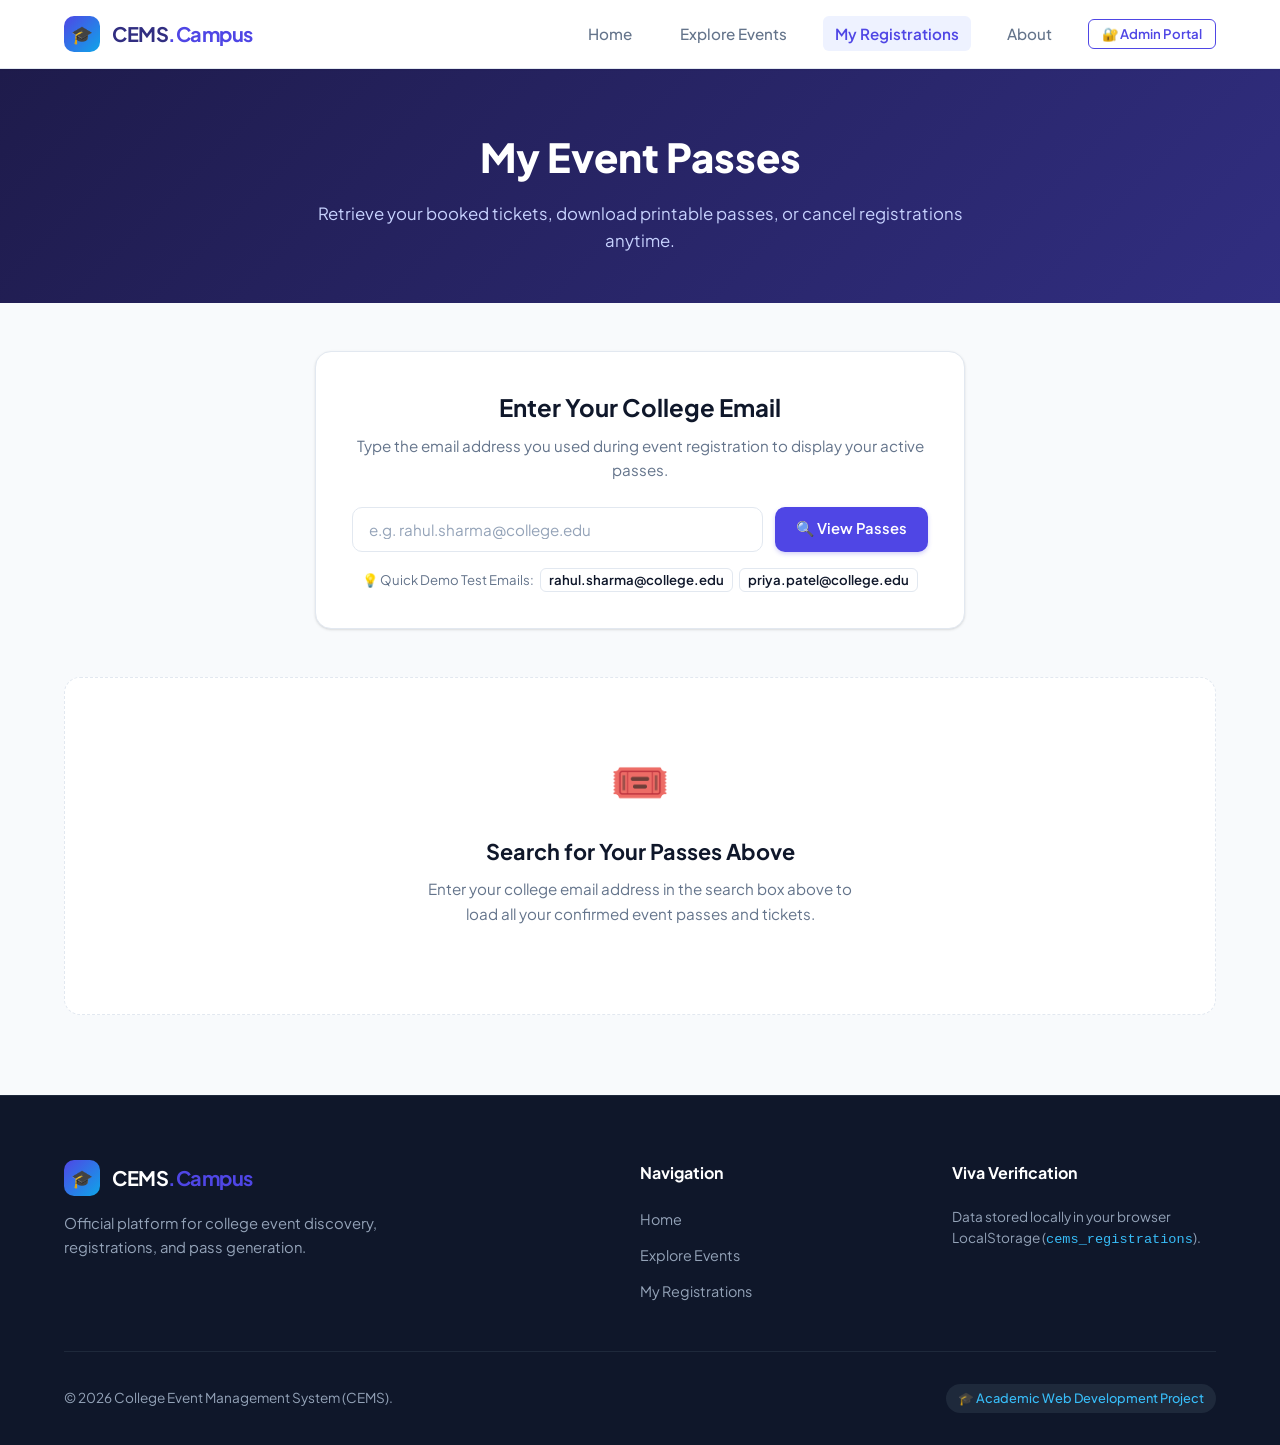
<file: my-registrations.html>
<!DOCTYPE html>
<html lang="en">
<head>
  <meta charset="UTF-8">
  <meta name="viewport" content="width=device-width, initial-scale=1.0">
  <title>My Registrations - CEMS</title>
  <meta name="description" content="View your registered college event passes, print entry tickets, or manage your bookings.">
  <!-- Fonts -->
  <link rel="preconnect" href="https://fonts.googleapis.com">
  <link rel="preconnect" href="https://fonts.gstatic.com" crossorigin>
  <link href="https://fonts.googleapis.com/css2?family=Plus+Jakarta+Sans:wght@400;500;600;700;800&display=swap" rel="stylesheet">
  <!-- Stylesheets -->
  <link rel="stylesheet" href="css/style.css">
  <link rel="stylesheet" href="css/events.css">
</head>
<body>

  <!-- Navigation Bar -->
  <header class="navbar">
    <div class="container nav-container">
      <a href="index.html" class="nav-brand">
        <span class="brand-badge">🎓</span>
        <span class="brand-text">CEMS<span class="highlight">.Campus</span></span>
      </a>

      <button class="nav-toggle" aria-label="Toggle navigation menu">
        ☰
      </button>

      <ul class="nav-links">
        <li><a href="index.html" class="nav-link">Home</a></li>
        <li><a href="events.html" class="nav-link">Explore Events</a></li>
        <li><a href="my-registrations.html" class="nav-link active">My Registrations</a></li>
        <li><a href="index.html#about" class="nav-link">About</a></li>
        <li>
          <a href="admin-login.html" class="btn btn-outline-primary btn-sm">
            🔐 Admin Portal
          </a>
        </li>
      </ul>
    </div>
  </header>

  <!-- Header Section -->
  <section class="events-header-section">
    <div class="container events-header-content">
      <h1 style="font-size: 2.5rem; font-weight: 800; margin-bottom: 0.75rem;">My Event Passes</h1>
      <p style="color: #c7d2fe; font-size: 1.05rem;">
        Retrieve your booked tickets, download printable passes, or cancel registrations anytime.
      </p>
    </div>
  </section>

  <!-- Main Content -->
  <main class="main-content">
    <div class="container" style="padding-top: 3rem; padding-bottom: 5rem;">

      <!-- Lookup Form Card -->
      <section class="lookup-card">
        <h2>Enter Your College Email</h2>
        <p>Type the email address you used during event registration to display your active passes.</p>

        <form id="my-reg-search-form" class="lookup-form">
          <input 
            type="email" 
            id="my-reg-email-input" 
            class="form-control" 
            placeholder="e.g. rahul.sharma@college.edu" 
            required
          >
          <button type="submit" class="btn btn-primary" style="flex-shrink: 0;">
            🔍 View Passes
          </button>
        </form>

        <div style="margin-top: 1rem; font-size: 0.825rem; color: var(--text-muted);">
          <span>💡 Quick Demo Test Emails: </span>
          <button type="button" onclick="document.getElementById('my-reg-email-input').value='rahul.sharma@college.edu'; document.getElementById('my-reg-search-form').dispatchEvent(new Event('submit'))" class="btn btn-secondary btn-sm" style="padding: 0.2rem 0.5rem; margin-left: 0.25rem;">
            rahul.sharma@college.edu
          </button>
          <button type="button" onclick="document.getElementById('my-reg-email-input').value='priya.patel@college.edu'; document.getElementById('my-reg-search-form').dispatchEvent(new Event('submit'))" class="btn btn-secondary btn-sm" style="padding: 0.2rem 0.5rem; margin-left: 0.25rem;">
            priya.patel@college.edu
          </button>
        </div>
      </section>

      <!-- Registrations Results Container -->
      <div id="my-registrations-container">
        <div class="empty-state">
          <div class="empty-state-icon">🎟️</div>
          <h3 class="empty-state-title">Search for Your Passes Above</h3>
          <p class="empty-state-desc">Enter your college email address in the search box above to load all your confirmed event passes and tickets.</p>
        </div>
      </div>

    </div>
  </main>

  <!-- Pass Modal Container -->
  <div id="pass-modal-container"></div>

  <!-- Footer -->
  <footer class="footer">
    <div class="container">
      <div class="footer-grid">
        <div class="footer-brand">
          <a href="index.html" class="nav-brand">
            <span class="brand-badge">🎓</span>
            <span class="brand-text">CEMS<span class="highlight">.Campus</span></span>
          </a>
          <p class="footer-text">
            Official platform for college event discovery, registrations, and pass generation.
          </p>
        </div>

        <div>
          <h4 class="footer-col-title">Navigation</h4>
          <ul class="footer-links">
            <li><a href="index.html" class="footer-link">Home</a></li>
            <li><a href="events.html" class="footer-link">Explore Events</a></li>
            <li><a href="my-registrations.html" class="footer-link">My Registrations</a></li>
          </ul>
        </div>

        <div>
          <h4 class="footer-col-title">Viva Verification</h4>
          <p class="footer-text" style="font-size: 0.85rem;">
            Data stored locally in your browser LocalStorage (<code style="color: #38bdf8;">cems_registrations</code>).
          </p>
        </div>
      </div>

      <div class="footer-bottom">
        <div>&copy; 2026 College Event Management System (CEMS).</div>
        <div class="viva-callout-pill">🎓 Academic Web Development Project</div>
      </div>
    </div>
  </footer>

  <!-- Scripts -->
  <script src="js/storage.js"></script>
  <script src="js/main.js"></script>
  <script src="js/registration.js"></script>
</body>
</html>
</file>
<file: css/style.css>
/**
 * COLLEGE EVENT MANAGEMENT SYSTEM (CEMS)
 * style.css - Global Stylesheet, CSS Variables, Layout, and Component System
 */

/* ==========================================================================
   CSS Variables & Design Tokens
   ========================================================================== */
:root {
  /* Brand Colors */
  --primary: #4f46e5;         /* Indigo 600 */
  --primary-hover: #4338ca;   /* Indigo 700 */
  --primary-light: #eef2ff;   /* Indigo 50 */
  --primary-dark: #312e81;    /* Indigo 900 */
  --secondary: #0ea5e9;       /* Sky 500 */
  --accent: #f59e0b;          /* Amber 500 */

  /* Semantic Colors */
  --success: #10b981;         /* Emerald 500 */
  --success-bg: #ecfdf5;
  --danger: #ef4444;          /* Red 500 */
  --danger-bg: #fef2f2;
  --warning: #f59e0b;
  --warning-bg: #fffbeb;
  --info: #3b82f6;
  --info-bg: #eff6ff;

  /* Neutral Shades */
  --bg-page: #f8fafc;         /* Slate 50 */
  --bg-surface: #ffffff;
  --bg-subtle: #f1f5f9;       /* Slate 100 */
  --border-color: #e2e8f0;    /* Slate 200 */
  --border-focus: #818cf8;

  --text-main: #0f172a;       /* Slate 900 */
  --text-muted: #64748b;      /* Slate 500 */
  --text-light: #94a3b8;      /* Slate 400 */
  --text-inverse: #ffffff;

  /* Typography */
  --font-family: 'Plus Jakarta Sans', system-ui, -apple-system, BlinkMacSystemFont, 'Segoe UI', Roboto, Oxygen, Ubuntu, Cantarell, sans-serif;
  --font-mono: ui-monospace, SFMono-Regular, Menlo, Monaco, Consolas, monospace;

  /* Shadows */
  --shadow-xs: 0 1px 2px 0 rgba(0, 0, 0, 0.05);
  --shadow-sm: 0 1px 3px 0 rgba(0, 0, 0, 0.1), 0 1px 2px -1px rgba(0, 0, 0, 0.1);
  --shadow-md: 0 4px 6px -1px rgba(0, 0, 0, 0.1), 0 2px 4px -2px rgba(0, 0, 0, 0.1);
  --shadow-lg: 0 10px 15px -3px rgba(0, 0, 0, 0.1), 0 4px 6px -4px rgba(0, 0, 0, 0.1);
  --shadow-xl: 0 20px 25px -5px rgba(0, 0, 0, 0.1), 0 8px 10px -6px rgba(0, 0, 0, 0.1);

  /* Radii */
  --radius-sm: 6px;
  --radius-md: 10px;
  --radius-lg: 16px;
  --radius-full: 9999px;

  /* Transitions */
  --transition-fast: 150ms ease;
  --transition-normal: 250ms ease;
}

/* ==========================================================================
   CSS Reset & Base Styles
   ========================================================================== */
*, *::before, *::after {
  box-sizing: border-box;
  margin: 0;
  padding: 0;
}

html {
  scroll-behavior: smooth;
  font-size: 16px;
}

body {
  font-family: var(--font-family);
  background-color: var(--bg-page);
  color: var(--text-main);
  line-height: 1.6;
  min-height: 100vh;
  display: flex;
  flex-direction: column;
  -webkit-font-smoothing: antialiased;
}

a {
  color: inherit;
  text-decoration: none;
  transition: color var(--transition-fast);
}

img {
  max-width: 100%;
  display: block;
  height: auto;
}

button, input, select, textarea {
  font-family: inherit;
  font-size: inherit;
}

/* ==========================================================================
   Layout Containers & Grid
   ========================================================================== */
.container {
  width: 100%;
  max-width: 1200px;
  margin-left: auto;
  margin-right: auto;
  padding-left: 1.5rem;
  padding-right: 1.5rem;
}

.main-content {
  flex: 1 0 auto;
}

/* ==========================================================================
   Navigation Bar
   ========================================================================== */
.navbar {
  background-color: var(--bg-surface);
  border-bottom: 1px solid var(--border-color);
  position: sticky;
  top: 0;
  z-index: 100;
  backdrop-filter: blur(8px);
  background-color: rgba(255, 255, 255, 0.95);
  box-shadow: var(--shadow-xs);
}

.nav-container {
  display: flex;
  align-items: center;
  justify-content: space-between;
  height: 4.25rem;
}

.nav-brand {
  display: flex;
  align-items: center;
  gap: 0.75rem;
  font-weight: 700;
  font-size: 1.25rem;
  color: var(--primary-dark);
}

.nav-brand .brand-badge {
  display: inline-flex;
  align-items: center;
  justify-content: center;
  width: 2.25rem;
  height: 2.25rem;
  background: linear-gradient(135deg, var(--primary), var(--secondary));
  color: white;
  border-radius: var(--radius-md);
  font-size: 1.1rem;
}

.nav-brand span.brand-text {
  letter-spacing: -0.025em;
}

.nav-brand span.highlight {
  color: var(--primary);
}

.nav-links {
  display: flex;
  align-items: center;
  list-style: none;
  gap: 1.5rem;
}

.nav-link {
  font-weight: 500;
  font-size: 0.95rem;
  color: var(--text-muted);
  padding: 0.5rem 0.75rem;
  border-radius: var(--radius-sm);
  transition: all var(--transition-fast);
}

.nav-link:hover {
  color: var(--primary);
  background-color: var(--primary-light);
}

.nav-link.active {
  color: var(--primary);
  background-color: var(--primary-light);
  font-weight: 600;
}

.nav-actions {
  display: flex;
  align-items: center;
  gap: 0.75rem;
}

.nav-toggle {
  display: none;
  background: none;
  border: 1px solid var(--border-color);
  padding: 0.5rem;
  border-radius: var(--radius-sm);
  cursor: pointer;
  color: var(--text-main);
  font-size: 1.25rem;
}

/* ==========================================================================
   Buttons
   ========================================================================== */
.btn {
  display: inline-flex;
  align-items: center;
  justify-content: center;
  gap: 0.5rem;
  padding: 0.65rem 1.25rem;
  font-size: 0.925rem;
  font-weight: 600;
  border-radius: var(--radius-md);
  border: 1px solid transparent;
  cursor: pointer;
  transition: all var(--transition-fast);
  text-align: center;
  line-height: 1.2;
}

.btn:active {
  transform: translateY(1px);
}

.btn-primary {
  background-color: var(--primary);
  color: white;
  box-shadow: 0 2px 4px rgba(79, 70, 229, 0.25);
}

.btn-primary:hover {
  background-color: var(--primary-hover);
  box-shadow: 0 4px 10px rgba(79, 70, 229, 0.35);
}

.btn-secondary {
  background-color: var(--bg-surface);
  color: var(--text-main);
  border-color: var(--border-color);
}

.btn-secondary:hover {
  background-color: var(--bg-subtle);
  border-color: #cbd5e1;
}

.btn-outline-primary {
  background-color: transparent;
  color: var(--primary);
  border-color: var(--primary);
}

.btn-outline-primary:hover {
  background-color: var(--primary-light);
}

.btn-danger {
  background-color: var(--danger);
  color: white;
}

.btn-danger:hover {
  background-color: #dc2626;
}

.btn-sm {
  padding: 0.4rem 0.8rem;
  font-size: 0.825rem;
  border-radius: var(--radius-sm);
}

.btn-lg {
  padding: 0.85rem 1.75rem;
  font-size: 1.05rem;
  border-radius: var(--radius-lg);
}

.btn:disabled {
  opacity: 0.6;
  cursor: not-allowed;
  pointer-events: none;
}

/* ==========================================================================
   Badges & Tags
   ========================================================================== */
.badge {
  display: inline-flex;
  align-items: center;
  gap: 0.35rem;
  padding: 0.25rem 0.65rem;
  font-size: 0.75rem;
  font-weight: 600;
  border-radius: var(--radius-full);
  text-transform: uppercase;
  letter-spacing: 0.04em;
}

.badge-tech {
  background-color: #e0e7ff;
  color: #3730a3;
}

.badge-cultural {
  background-color: #fce7f3;
  color: #9d174d;
}

.badge-sports {
  background-color: #dcfce7;
  color: #166534;
}

.badge-workshop {
  background-color: #fef3c7;
  color: #92400e;
}

.badge-general {
  background-color: #f1f5f9;
  color: #475569;
}

.badge-success {
  background-color: var(--success-bg);
  color: #065f46;
}

.badge-danger {
  background-color: var(--danger-bg);
  color: #991b1b;
}

.badge-past {
  background-color: #e2e8f0;
  color: #64748b;
}

/* ==========================================================================
   Hero Section
   ========================================================================== */
.hero {
  position: relative;
  background: linear-gradient(135deg, #1e1b4b 0%, #312e81 50%, #4338ca 100%);
  color: white;
  padding: 5rem 0 4rem 0;
  overflow: hidden;
}

.hero::after {
  content: '';
  position: absolute;
  top: 0;
  right: 0;
  bottom: 0;
  left: 0;
  background-image: radial-gradient(circle at 20% 30%, rgba(255, 255, 255, 0.08) 0%, transparent 50%),
                    radial-gradient(circle at 80% 80%, rgba(14, 165, 233, 0.15) 0%, transparent 40%);
  pointer-events: none;
}

.hero-content {
  position: relative;
  z-index: 2;
  max-width: 800px;
  margin: 0 auto;
  text-align: center;
}

.hero-chip {
  display: inline-flex;
  align-items: center;
  gap: 0.5rem;
  background-color: rgba(255, 255, 255, 0.12);
  border: 1px solid rgba(255, 255, 255, 0.2);
  color: #e0e7ff;
  padding: 0.4rem 1rem;
  border-radius: var(--radius-full);
  font-size: 0.85rem;
  font-weight: 500;
  margin-bottom: 1.5rem;
}

.hero-title {
  font-size: 3rem;
  font-weight: 800;
  line-height: 1.15;
  letter-spacing: -0.03em;
  margin-bottom: 1.25rem;
}

.hero-title .gradient-text {
  background: linear-gradient(135deg, #38bdf8 0%, #818cf8 100%);
  -webkit-background-clip: text;
  -webkit-text-fill-color: transparent;
}

.hero-subtitle {
  font-size: 1.2rem;
  color: #c7d2fe;
  line-height: 1.6;
  margin-bottom: 2.25rem;
  max-width: 650px;
  margin-left: auto;
  margin-right: auto;
}

.hero-buttons {
  display: flex;
  align-items: center;
  justify-content: center;
  gap: 1rem;
  flex-wrap: wrap;
}

.hero-stats {
  display: grid;
  grid-template-columns: repeat(3, 1fr);
  gap: 1.5rem;
  margin-top: 3.5rem;
  padding-top: 2.5rem;
  border-top: 1px solid rgba(255, 255, 255, 0.15);
}

.hero-stat-card {
  text-align: center;
}

.hero-stat-number {
  font-size: 2.25rem;
  font-weight: 800;
  color: #ffffff;
  line-height: 1;
}

.hero-stat-label {
  font-size: 0.875rem;
  color: #a5b4fc;
  margin-top: 0.4rem;
  font-weight: 500;
}

/* ==========================================================================
   Section Headings
   ========================================================================== */
.section {
  padding: 4.5rem 0;
}

.section-alt {
  background-color: #f1f5f9;
}

.section-header {
  text-align: center;
  max-width: 650px;
  margin: 0 auto 3rem auto;
}

.section-tag {
  color: var(--primary);
  font-weight: 700;
  font-size: 0.85rem;
  text-transform: uppercase;
  letter-spacing: 0.08em;
  margin-bottom: 0.5rem;
  display: block;
}

.section-title {
  font-size: 2.25rem;
  font-weight: 800;
  color: var(--text-main);
  letter-spacing: -0.02em;
  line-height: 1.2;
}

.section-subtitle {
  color: var(--text-muted);
  font-size: 1.05rem;
  margin-top: 0.75rem;
}

/* ==========================================================================
   Event Cards Grid
   ========================================================================== */
.event-grid {
  display: grid;
  grid-template-columns: repeat(auto-fill, minmax(min(100%, 320px), 1fr));
  gap: 2rem;
}

.event-card {
  background-color: var(--bg-surface);
  border-radius: var(--radius-lg);
  border: 1px solid var(--border-color);
  overflow: hidden;
  box-shadow: var(--shadow-sm);
  display: flex;
  flex-direction: column;
  transition: all var(--transition-normal);
  position: relative;
}

.event-card:hover {
  transform: translateY(-4px);
  box-shadow: var(--shadow-xl);
  border-color: #cbd5e1;
}

.event-card-image-wrapper {
  position: relative;
  width: 100%;
  height: 200px;
  overflow: hidden;
  background-color: var(--bg-subtle);
}

.event-card-img {
  width: 100%;
  height: 100%;
  object-fit: cover;
  transition: transform var(--transition-normal);
}

.event-card:hover .event-card-img {
  transform: scale(1.05);
}

.event-card-category {
  position: absolute;
  top: 1rem;
  left: 1rem;
  z-index: 2;
  box-shadow: var(--shadow-sm);
}

.event-card-status-badge {
  position: absolute;
  top: 1rem;
  right: 1rem;
  z-index: 2;
  box-shadow: var(--shadow-sm);
}

.event-card-body {
  padding: 1.5rem;
  display: flex;
  flex-direction: column;
  flex: 1;
}

.event-card-date-strip {
  display: flex;
  align-items: center;
  gap: 0.5rem;
  color: var(--primary);
  font-size: 0.85rem;
  font-weight: 600;
  margin-bottom: 0.6rem;
}

.event-card-title {
  font-size: 1.25rem;
  font-weight: 700;
  color: var(--text-main);
  line-height: 1.35;
  margin-bottom: 0.6rem;
}

.event-card-title a:hover {
  color: var(--primary);
}

.event-card-desc {
  color: var(--text-muted);
  font-size: 0.925rem;
  line-height: 1.55;
  margin-bottom: 1.25rem;
  display: -webkit-box;
  -webkit-line-clamp: 2;
  -webkit-box-orient: vertical;
  overflow: hidden;
}

.event-card-meta {
  display: flex;
  flex-direction: column;
  gap: 0.4rem;
  padding-top: 1rem;
  border-top: 1px solid var(--border-color);
  margin-top: auto;
  font-size: 0.85rem;
  color: var(--text-muted);
}

.event-card-meta-item {
  display: flex;
  align-items: center;
  gap: 0.5rem;
}

.event-card-capacity-bar {
  margin-top: 0.75rem;
  background-color: var(--bg-subtle);
  height: 6px;
  border-radius: var(--radius-full);
  overflow: hidden;
}

.event-card-capacity-fill {
  height: 100%;
  background: linear-gradient(90deg, var(--secondary), var(--primary));
  border-radius: var(--radius-full);
  transition: width 0.4s ease;
}

.event-card-footer {
  padding: 1rem 1.5rem 1.5rem 1.5rem;
  display: flex;
  align-items: center;
  gap: 0.75rem;
}

.event-card-footer .btn {
  flex: 1;
}

/* ==========================================================================
   Features Section ("Why CEMS?")
   ========================================================================== */
.features-grid {
  display: grid;
  grid-template-columns: repeat(auto-fit, minmax(260px, 1fr));
  gap: 2rem;
}

.feature-box {
  background-color: var(--bg-surface);
  border: 1px solid var(--border-color);
  border-radius: var(--radius-lg);
  padding: 2rem 1.75rem;
  transition: all var(--transition-normal);
}

.feature-box:hover {
  transform: translateY(-4px);
  box-shadow: var(--shadow-lg);
  border-color: #cbd5e1;
}

.feature-icon-wrapper {
  width: 3.25rem;
  height: 3.25rem;
  border-radius: var(--radius-md);
  background-color: var(--primary-light);
  color: var(--primary);
  display: flex;
  align-items: center;
  justify-content: center;
  font-size: 1.5rem;
  margin-bottom: 1.25rem;
}

.feature-title {
  font-size: 1.2rem;
  font-weight: 700;
  margin-bottom: 0.5rem;
  color: var(--text-main);
}

.feature-desc {
  font-size: 0.925rem;
  color: var(--text-muted);
  line-height: 1.6;
}

/* ==========================================================================
   Steps Section ("How It Works")
   ========================================================================== */
.steps-grid {
  display: grid;
  grid-template-columns: repeat(auto-fit, minmax(280px, 1fr));
  gap: 2rem;
  counter-reset: step-counter;
}

.step-card {
  position: relative;
  background-color: var(--bg-surface);
  border: 1px solid var(--border-color);
  border-radius: var(--radius-lg);
  padding: 2.25rem 2rem;
  box-shadow: var(--shadow-sm);
}

.step-number {
  display: inline-flex;
  align-items: center;
  justify-content: center;
  width: 2.5rem;
  height: 2.5rem;
  border-radius: var(--radius-full);
  background: var(--primary);
  color: white;
  font-weight: 800;
  font-size: 1.1rem;
  margin-bottom: 1.25rem;
}

.step-title {
  font-size: 1.2rem;
  font-weight: 700;
  margin-bottom: 0.5rem;
}

.step-desc {
  color: var(--text-muted);
  font-size: 0.925rem;
}

/* ==========================================================================
   Forms & Inputs
   ========================================================================== */
.form-group {
  margin-bottom: 1.25rem;
}

.form-label {
  display: block;
  font-size: 0.875rem;
  font-weight: 600;
  color: var(--text-main);
  margin-bottom: 0.4rem;
}

.form-label .required {
  color: var(--danger);
}

.form-control {
  width: 100%;
  padding: 0.75rem 1rem;
  font-size: 0.95rem;
  border: 1px solid var(--border-color);
  border-radius: var(--radius-md);
  background-color: var(--bg-surface);
  color: var(--text-main);
  transition: all var(--transition-fast);
  outline: none;
}

.form-control:focus {
  border-color: var(--primary);
  box-shadow: 0 0 0 3px rgba(79, 70, 229, 0.15);
}

.form-control::placeholder {
  color: var(--text-light);
}

.form-error {
  color: var(--danger);
  font-size: 0.825rem;
  margin-top: 0.35rem;
  display: none;
}

.form-error.visible {
  display: block;
}

.form-hint {
  font-size: 0.8rem;
  color: var(--text-muted);
  margin-top: 0.35rem;
}

/* ==========================================================================
   Toast Notification System
   ========================================================================== */
.toast-container {
  position: fixed;
  bottom: 1.5rem;
  right: 1.5rem;
  z-index: 9999;
  display: flex;
  flex-direction: column;
  gap: 0.75rem;
  max-width: 380px;
  width: calc(100% - 3rem);
  pointer-events: none;
}

.toast {
  pointer-events: auto;
  background-color: var(--bg-surface);
  border-radius: var(--radius-md);
  padding: 1rem 1.25rem;
  box-shadow: var(--shadow-xl);
  border-left: 4px solid var(--primary);
  display: flex;
  align-items: flex-start;
  gap: 0.75rem;
  color: var(--text-main);
  font-size: 0.925rem;
  animation: slideInRight 0.3s ease forwards;
  transition: opacity 0.3s ease, transform 0.3s ease;
}

.toast.toast-success {
  border-left-color: var(--success);
}

.toast.toast-error {
  border-left-color: var(--danger);
}

.toast.toast-warning {
  border-left-color: var(--warning);
}

.toast-icon {
  font-size: 1.25rem;
  flex-shrink: 0;
  margin-top: 2px;
}

.toast-body {
  flex: 1;
}

.toast-title {
  font-weight: 700;
  font-size: 0.95rem;
  margin-bottom: 0.2rem;
}

.toast-message {
  color: var(--text-muted);
  font-size: 0.875rem;
}

@keyframes slideInRight {
  from {
    transform: translateX(100%);
    opacity: 0;
  }
  to {
    transform: translateX(0);
    opacity: 1;
  }
}

/* ==========================================================================
   Modal Dialogs
   ========================================================================== */
.modal-overlay {
  position: fixed;
  inset: 0;
  background-color: rgba(15, 23, 42, 0.6);
  backdrop-filter: blur(4px);
  z-index: 1000;
  display: flex;
  align-items: center;
  justify-content: center;
  padding: 1.5rem;
  opacity: 0;
  visibility: hidden;
  transition: all var(--transition-normal);
}

.modal-overlay.active {
  opacity: 1;
  visibility: visible;
}

.modal-card {
  background-color: var(--bg-surface);
  border-radius: var(--radius-lg);
  max-width: 550px;
  width: calc(100% - 2rem);
  max-height: 90vh;
  overflow-y: auto;
  box-shadow: var(--shadow-xl);
  transform: translateY(20px) scale(0.97);
  transition: all var(--transition-normal);
  border: 1px solid var(--border-color);
  margin: 1rem auto;
}

.modal-overlay.active .modal-card {
  transform: translateY(0) scale(1);
}

.modal-header {
  padding: 1.25rem 1.5rem;
  border-bottom: 1px solid var(--border-color);
  display: flex;
  align-items: center;
  justify-content: space-between;
}

.modal-title {
  font-size: 1.25rem;
  font-weight: 700;
}

.modal-close {
  background: none;
  border: none;
  font-size: 1.5rem;
  color: var(--text-muted);
  cursor: pointer;
  line-height: 1;
}

.modal-close:hover {
  color: var(--danger);
}

.modal-body {
  padding: 1.5rem;
}

.modal-footer {
  padding: 1rem 1.5rem;
  border-top: 1px solid var(--border-color);
  display: flex;
  align-items: center;
  justify-content: flex-end;
  gap: 0.75rem;
  background-color: var(--bg-subtle);
}

/* ==========================================================================
   Footer
   ========================================================================== */
.footer {
  background-color: #0f172a;
  color: #94a3b8;
  padding: 4rem 0 2rem 0;
  margin-top: auto;
  border-top: 1px solid #1e293b;
}

.footer-grid {
  display: grid;
  grid-template-columns: 2fr 1fr 1fr;
  gap: 3rem;
  margin-bottom: 3rem;
}

.footer-brand {
  max-width: 360px;
}

.footer-brand .nav-brand {
  color: #ffffff;
  margin-bottom: 1rem;
}

.footer-text {
  font-size: 0.925rem;
  line-height: 1.6;
}

.footer-col-title {
  color: #ffffff;
  font-size: 1rem;
  font-weight: 700;
  margin-bottom: 1.25rem;
}

.footer-links {
  list-style: none;
  display: flex;
  flex-direction: column;
  gap: 0.65rem;
}

.footer-link {
  font-size: 0.9rem;
  transition: color var(--transition-fast);
}

.footer-link:hover {
  color: #ffffff;
}

.footer-bottom {
  padding-top: 2rem;
  border-top: 1px solid #1e293b;
  display: flex;
  align-items: center;
  justify-content: space-between;
  font-size: 0.85rem;
}

.viva-callout-pill {
  display: inline-flex;
  align-items: center;
  gap: 0.4rem;
  background-color: #1e293b;
  color: #38bdf8;
  padding: 0.25rem 0.75rem;
  border-radius: var(--radius-full);
  font-size: 0.8rem;
  font-weight: 500;
}

/* ==========================================================================
   Responsive Styles
   ========================================================================== */
@media (max-width: 900px) {
  .footer-grid {
    grid-template-columns: 1fr;
    gap: 2rem;
  }
}

@media (max-width: 768px) {
  .hero-title {
    font-size: 2.25rem;
  }

  .hero-stats {
    grid-template-columns: 1fr;
    gap: 1.25rem;
  }

  .nav-toggle {
    display: block;
  }

  .nav-links {
    position: absolute;
    top: 4.25rem;
    left: 0;
    right: 0;
    background-color: var(--bg-surface);
    border-bottom: 1px solid var(--border-color);
    flex-direction: column;
    padding: 1.25rem 1.5rem;
    gap: 0.75rem;
    display: none;
    box-shadow: var(--shadow-lg);
    z-index: 999;
  }

  .nav-links.active {
    display: flex;
  }

  .footer-bottom {
    flex-direction: column;
    gap: 1rem;
    text-align: center;
  }
}

@media (max-width: 500px) {
  .form-row-2col {
    grid-template-columns: 1fr !important;
  }
}
</file>
<file: css/events.css>
/**
 * COLLEGE EVENT MANAGEMENT SYSTEM (CEMS)
 * events.css - Dedicated styles for Events Directory, Event Details & Registrations
 */

/* ==========================================================================
   Events Header & Filter Controls
   ========================================================================== */
.events-header-section {
  background: linear-gradient(135deg, #1e1b4b 0%, #312e81 100%);
  color: white;
  padding: 3.5rem 0 3rem 0;
}

.events-header-content {
  text-align: center;
  max-width: 700px;
  margin: 0 auto;
}

.events-search-card {
  background-color: var(--bg-surface);
  border-radius: var(--radius-lg);
  padding: 1.5rem;
  box-shadow: var(--shadow-lg);
  border: 1px solid var(--border-color);
  margin-top: -2rem;
  position: relative;
  z-index: 10;
}

.search-row {
  display: flex;
  gap: 1rem;
  align-items: center;
  flex-wrap: wrap;
}

.search-input-group {
  flex: 1;
  min-width: 240px;
  position: relative;
}

.search-input-group input {
  padding-left: 2.75rem;
}

.search-icon {
  position: absolute;
  left: 1rem;
  top: 50%;
  transform: translateY(-50%);
  color: var(--text-light);
  font-size: 1.1rem;
}

.filter-pills-row {
  display: flex;
  align-items: center;
  gap: 0.5rem;
  margin-top: 1.25rem;
  flex-wrap: wrap;
  padding-top: 1rem;
  border-top: 1px solid var(--border-color);
}

.filter-pill-label {
  font-size: 0.85rem;
  font-weight: 600;
  color: var(--text-muted);
  margin-right: 0.25rem;
}

.filter-pill {
  border: 1px solid var(--border-color);
  background-color: var(--bg-surface);
  color: var(--text-muted);
  padding: 0.4rem 0.9rem;
  border-radius: var(--radius-full);
  font-size: 0.85rem;
  font-weight: 500;
  cursor: pointer;
  transition: all var(--transition-fast);
}

.filter-pill:hover {
  border-color: var(--primary);
  color: var(--primary);
  background-color: var(--primary-light);
}

.filter-pill.active {
  background-color: var(--primary);
  color: white;
  border-color: var(--primary);
}

.status-tabs-row {
  display: flex;
  align-items: center;
  justify-content: space-between;
  margin: 2.5rem 0 1.5rem 0;
  flex-wrap: wrap;
  gap: 1rem;
}

.tabs-group {
  display: flex;
  align-items: center;
  gap: 0.5rem;
  background-color: #e2e8f0;
  padding: 0.25rem;
  border-radius: var(--radius-md);
}

.tab-btn {
  background: none;
  border: none;
  padding: 0.45rem 1rem;
  font-size: 0.875rem;
  font-weight: 600;
  color: var(--text-muted);
  border-radius: var(--radius-sm);
  cursor: pointer;
  transition: all var(--transition-fast);
}

.tab-btn.active {
  background-color: var(--bg-surface);
  color: var(--primary);
  box-shadow: var(--shadow-xs);
}

.sort-group {
  display: flex;
  align-items: center;
  gap: 0.5rem;
}

.sort-group label {
  font-size: 0.875rem;
  color: var(--text-muted);
  font-weight: 500;
}

.sort-select {
  padding: 0.45rem 0.75rem;
  font-size: 0.875rem;
  border: 1px solid var(--border-color);
  border-radius: var(--radius-md);
  background-color: var(--bg-surface);
  color: var(--text-main);
  outline: none;
  cursor: pointer;
}

/* Empty State */
.empty-state {
  text-align: center;
  padding: 4rem 1.5rem;
  background-color: var(--bg-surface);
  border-radius: var(--radius-lg);
  border: 1px dashed var(--border-color);
  grid-column: 1 / -1;
}

.empty-state-icon {
  font-size: 3rem;
  margin-bottom: 1rem;
  display: inline-block;
}

.empty-state-title {
  font-size: 1.35rem;
  font-weight: 700;
  margin-bottom: 0.5rem;
}

.empty-state-desc {
  color: var(--text-muted);
  max-width: 450px;
  margin: 0 auto 1.5rem auto;
  font-size: 0.95rem;
}

/* ==========================================================================
   Event Details Page Styles
   ========================================================================== */
.breadcrumb-nav {
  padding: 1.25rem 0;
  font-size: 0.875rem;
  color: var(--text-muted);
}

.breadcrumb-nav a {
  color: var(--primary);
  font-weight: 500;
}

.breadcrumb-nav a:hover {
  text-decoration: underline;
}

.event-details-grid {
  display: grid;
  grid-template-columns: 1.8fr 1.2fr;
  gap: 2.5rem;
  margin-bottom: 4rem;
}

.event-details-main {
  background-color: var(--bg-surface);
  border-radius: var(--radius-lg);
  border: 1px solid var(--border-color);
  overflow: hidden;
  box-shadow: var(--shadow-sm);
}

.event-banner-image {
  width: 100%;
  height: 380px;
  object-fit: cover;
}

.event-details-header {
  padding: 2rem 2rem 1.5rem 2rem;
  border-bottom: 1px solid var(--border-color);
}

.event-details-badges {
  display: flex;
  align-items: center;
  gap: 0.75rem;
  margin-bottom: 1rem;
  flex-wrap: wrap;
}

.event-details-title {
  font-size: 2rem;
  font-weight: 800;
  color: var(--text-main);
  line-height: 1.25;
  margin-bottom: 1rem;
}

.event-organizer-chip {
  display: inline-flex;
  align-items: center;
  gap: 0.5rem;
  font-size: 0.9rem;
  color: var(--text-muted);
}

.event-details-meta-grid {
  display: grid;
  grid-template-columns: repeat(3, 1fr);
  gap: 1.5rem;
  padding: 1.5rem 2rem;
  background-color: var(--bg-subtle);
  border-bottom: 1px solid var(--border-color);
}

.meta-box {
  display: flex;
  align-items: flex-start;
  gap: 0.75rem;
}

.meta-box-icon {
  font-size: 1.4rem;
  color: var(--primary);
  flex-shrink: 0;
  margin-top: 2px;
}

.meta-box-label {
  font-size: 0.75rem;
  text-transform: uppercase;
  letter-spacing: 0.05em;
  color: var(--text-muted);
  font-weight: 600;
}

.meta-box-value {
  font-size: 0.95rem;
  font-weight: 700;
  color: var(--text-main);
  margin-top: 0.2rem;
}

.event-details-body {
  padding: 2rem;
}

.event-details-body h3 {
  font-size: 1.25rem;
  font-weight: 700;
  margin-bottom: 1rem;
  color: var(--text-main);
}

.event-description-text {
  font-size: 1rem;
  line-height: 1.7;
  color: #334155;
  margin-bottom: 2rem;
  white-space: pre-line;
}

.event-rules-list {
  padding-left: 1.25rem;
  margin-bottom: 2rem;
  display: flex;
  flex-direction: column;
  gap: 0.5rem;
  color: #334155;
  font-size: 0.95rem;
}

/* Event Registration Card */
.registration-card {
  background-color: var(--bg-surface);
  border-radius: var(--radius-lg);
  border: 1px solid var(--border-color);
  padding: 2rem;
  box-shadow: var(--shadow-md);
  position: sticky;
  top: 5.5rem;
}

.reg-card-header {
  margin-bottom: 1.5rem;
  padding-bottom: 1.25rem;
  border-bottom: 1px solid var(--border-color);
}

.reg-card-title {
  font-size: 1.35rem;
  font-weight: 700;
  color: var(--text-main);
}

.reg-card-subtitle {
  font-size: 0.875rem;
  color: var(--text-muted);
  margin-top: 0.35rem;
}

.capacity-indicator-box {
  background-color: var(--bg-subtle);
  border-radius: var(--radius-md);
  padding: 1rem;
  margin-bottom: 1.5rem;
}

.capacity-indicator-header {
  display: flex;
  justify-content: space-between;
  align-items: center;
  font-size: 0.875rem;
  font-weight: 600;
  margin-bottom: 0.5rem;
}

.capacity-indicator-bar {
  background-color: #cbd5e1;
  height: 8px;
  border-radius: var(--radius-full);
  overflow: hidden;
}

.capacity-indicator-fill {
  height: 100%;
  background: var(--primary);
  border-radius: var(--radius-full);
  transition: width 0.4s ease;
}

/* ==========================================================================
   Pass / Ticket Confirmation Component
   ========================================================================== */
.ticket-wrapper {
  margin: 1.5rem 0;
}

.ticket-card {
  background: white;
  border: 2px dashed #cbd5e1;
  border-radius: var(--radius-lg);
  padding: 2rem;
  box-shadow: var(--shadow-md);
  position: relative;
  overflow: hidden;
}

.ticket-card::before, .ticket-card::after {
  content: '';
  position: absolute;
  top: 50%;
  width: 24px;
  height: 24px;
  background-color: var(--bg-page);
  border-radius: 50%;
  transform: translateY(-50%);
}

.ticket-card::before { left: -12px; }
.ticket-card::after { right: -12px; }

.ticket-header {
  display: flex;
  justify-content: space-between;
  align-items: flex-start;
  padding-bottom: 1.25rem;
  border-bottom: 1px solid var(--border-color);
  margin-bottom: 1.5rem;
}

.ticket-college-title {
  font-size: 0.75rem;
  text-transform: uppercase;
  letter-spacing: 0.08em;
  color: var(--text-muted);
  font-weight: 700;
}

.ticket-event-name {
  font-size: 1.35rem;
  font-weight: 800;
  color: var(--text-main);
  margin-top: 0.35rem;
}

.ticket-id-badge {
  font-family: var(--font-mono);
  font-size: 0.8rem;
  background-color: var(--primary-light);
  color: var(--primary);
  padding: 0.35rem 0.75rem;
  border-radius: var(--radius-sm);
  font-weight: 700;
}

.ticket-body-grid {
  display: grid;
  grid-template-columns: repeat(2, 1fr);
  gap: 1.25rem;
  margin-bottom: 1.5rem;
}

.ticket-item-label {
  font-size: 0.75rem;
  color: var(--text-muted);
  text-transform: uppercase;
  font-weight: 600;
}

.ticket-item-val {
  font-size: 0.95rem;
  font-weight: 700;
  color: var(--text-main);
  margin-top: 0.2rem;
}

.ticket-footer {
  display: flex;
  align-items: center;
  justify-content: space-between;
  padding-top: 1.25rem;
  border-top: 1px dashed var(--border-color);
}

.ticket-barcode-mock {
  font-family: var(--font-mono);
  letter-spacing: 4px;
  font-size: 1rem;
  font-weight: 700;
  color: #334155;
  user-select: none;
}

.ticket-confirmed-stamp {
  border: 2px solid var(--success);
  color: var(--success);
  padding: 0.25rem 0.75rem;
  border-radius: var(--radius-sm);
  font-size: 0.8rem;
  font-weight: 800;
  text-transform: uppercase;
  letter-spacing: 0.08em;
  transform: rotate(-6deg);
}

/* ==========================================================================
   My Registrations Page Specific Styles
   ========================================================================== */
.lookup-card {
  background-color: var(--bg-surface);
  border-radius: var(--radius-lg);
  border: 1px solid var(--border-color);
  padding: 2.25rem;
  box-shadow: var(--shadow-sm);
  max-width: 650px;
  margin: 0 auto 3rem auto;
  text-align: center;
}

.lookup-card h2 {
  font-size: 1.5rem;
  font-weight: 700;
  margin-bottom: 0.5rem;
}

.lookup-card p {
  color: var(--text-muted);
  font-size: 0.95rem;
  margin-bottom: 1.5rem;
}

.lookup-form {
  display: flex;
  gap: 0.75rem;
}

.lookup-form input {
  flex: 1;
}

.registrations-list-grid {
  display: flex;
  flex-direction: column;
  gap: 1.5rem;
  max-width: 850px;
  margin: 0 auto;
}

.registration-item-card {
  background-color: var(--bg-surface);
  border-radius: var(--radius-lg);
  border: 1px solid var(--border-color);
  padding: 1.75rem;
  box-shadow: var(--shadow-sm);
  display: flex;
  align-items: center;
  justify-content: space-between;
  gap: 1.5rem;
  transition: all var(--transition-normal);
}

.registration-item-card:hover {
  box-shadow: var(--shadow-md);
  border-color: #cbd5e1;
}

.registration-info {
  flex: 1;
}

.reg-event-title {
  font-size: 1.25rem;
  font-weight: 700;
  color: var(--text-main);
  margin-bottom: 0.5rem;
}

.reg-meta-row {
  display: flex;
  align-items: center;
  gap: 1.25rem;
  color: var(--text-muted);
  font-size: 0.875rem;
  flex-wrap: wrap;
}

.registration-actions {
  display: flex;
  flex-direction: column;
  gap: 0.5rem;
  min-width: 140px;
}

/* Responsive adjustments */
@media (max-width: 900px) {
  .event-details-grid {
    grid-template-columns: 1fr;
  }

  .event-details-meta-grid {
    grid-template-columns: 1fr;
    gap: 1rem;
  }

  .event-banner-image {
    height: 250px;
  }

  .registration-item-card {
    flex-direction: column;
    align-items: flex-start;
  }

  .registration-actions {
    width: 100%;
    flex-direction: row;
  }

  .registration-actions .btn {
    flex: 1;
  }
}

@media (max-width: 600px) {
  .lookup-form {
    flex-direction: column;
  }

  .lookup-form .btn {
    width: 100%;
  }

  .ticket-body-grid {
    grid-template-columns: 1fr;
    gap: 0.75rem;
  }

  .ticket-card {
    padding: 1.5rem 1rem;
  }

  .ticket-footer {
    flex-direction: column;
    gap: 0.75rem;
    text-align: center;
  }

  .status-tabs-row {
    flex-direction: column;
    align-items: stretch;
  }

  .tabs-group {
    width: 100%;
    justify-content: center;
  }

  .sort-group {
    width: 100%;
    justify-content: space-between;
  }
}

/* ==========================================================================
   Print Stylesheet for Event Passes
   ========================================================================== */
@media print {
  body {
    background: #ffffff !important;
    color: #000000 !important;
  }

  .navbar,
  .footer,
  .breadcrumb-nav,
  .modal-header,
  .modal-footer,
  .toast-container,
  .events-header-section,
  .registration-card,
  button,
  .btn {
    display: none !important;
  }

  .modal-overlay {
    position: static !important;
    background: none !important;
    padding: 0 !important;
    visibility: visible !important;
    opacity: 1 !important;
  }

  .modal-card {
    border: none !important;
    box-shadow: none !important;
    max-width: 100% !important;
    width: 100% !important;
    transform: none !important;
    margin: 0 !important;
    padding: 0 !important;
  }

  #printable-pass-area {
    display: block !important;
    visibility: visible !important;
    width: 100% !important;
    margin: 0 !important;
    padding: 0 !important;
  }

  .ticket-card {
    border: 2px solid #000000 !important;
    box-shadow: none !important;
    page-break-inside: avoid;
    margin: 0 auto;
    max-width: 600px;
  }

  .ticket-confirmed-stamp {
    border: 2px solid #059669 !important;
    color: #059669 !important;
  }
}
</file>
<file: css/admin.css>
/**
 * COLLEGE EVENT MANAGEMENT SYSTEM (CEMS)
 * admin.css - Admin Login & Admin Dashboard Stylesheet
 */

/* ==========================================================================
   Admin Login Screen
   ========================================================================== */
.admin-login-body {
  min-height: 100vh;
  display: flex;
  align-items: center;
  justify-content: center;
  background: radial-gradient(circle at 10% 20%, #1e1b4b 0%, #0f172a 90%);
  padding: 1.5rem;
}

.admin-login-wrapper {
  max-width: 440px;
  width: 100%;
}

.admin-login-card {
  background-color: var(--bg-surface);
  border-radius: var(--radius-lg);
  padding: 2.5rem;
  box-shadow: var(--shadow-xl);
  border: 1px solid var(--border-color);
}

.admin-login-header {
  text-align: center;
  margin-bottom: 2rem;
}

.admin-logo-badge {
  display: inline-flex;
  align-items: center;
  justify-content: center;
  width: 3.5rem;
  height: 3.5rem;
  background: linear-gradient(135deg, var(--primary), var(--secondary));
  color: white;
  border-radius: var(--radius-md);
  font-size: 1.75rem;
  margin-bottom: 1rem;
}

.admin-login-title {
  font-size: 1.5rem;
  font-weight: 800;
  color: var(--text-main);
}

.admin-login-subtitle {
  color: var(--text-muted);
  font-size: 0.9rem;
  margin-top: 0.35rem;
}

.demo-credentials-box {
  background-color: var(--primary-light);
  border: 1px dashed var(--primary);
  border-radius: var(--radius-md);
  padding: 1rem;
  margin-bottom: 1.5rem;
  font-size: 0.85rem;
  color: var(--primary-dark);
}

.demo-credentials-box strong {
  display: block;
  margin-bottom: 0.25rem;
  font-weight: 700;
}

.demo-credentials-box code {
  background-color: rgba(255, 255, 255, 0.8);
  padding: 0.15rem 0.4rem;
  border-radius: 4px;
  font-family: var(--font-mono);
  font-weight: 600;
}

/* ==========================================================================
   Admin Dashboard Shell & Sidebar
   ========================================================================== */
.admin-layout {
  display: flex;
  min-height: 100vh;
  background-color: var(--bg-page);
}

.admin-sidebar {
  width: 260px;
  background-color: #0f172a;
  color: #94a3b8;
  display: flex;
  flex-direction: column;
  flex-shrink: 0;
  border-right: 1px solid #1e293b;
  position: sticky;
  top: 0;
  height: 100vh;
  z-index: 100;
}

.admin-sidebar-header {
  padding: 1.5rem;
  border-bottom: 1px solid #1e293b;
  display: flex;
  align-items: center;
  gap: 0.75rem;
}

.admin-sidebar-brand {
  font-size: 1.15rem;
  font-weight: 800;
  color: white;
}

.admin-nav {
  padding: 1.5rem 1rem;
  display: flex;
  flex-direction: column;
  gap: 0.35rem;
  flex: 1;
}

.admin-nav-item {
  display: flex;
  align-items: center;
  gap: 0.75rem;
  padding: 0.75rem 1rem;
  color: #94a3b8;
  border-radius: var(--radius-md);
  font-size: 0.925rem;
  font-weight: 500;
  cursor: pointer;
  transition: all var(--transition-fast);
}

.admin-nav-item:hover {
  background-color: #1e293b;
  color: white;
}

.admin-nav-item.active {
  background-color: var(--primary);
  color: white;
  font-weight: 600;
}

.admin-nav-icon {
  font-size: 1.2rem;
  width: 1.5rem;
  text-align: center;
}

.admin-sidebar-footer {
  padding: 1.25rem 1.5rem;
  border-top: 1px solid #1e293b;
  display: flex;
  align-items: center;
  justify-content: space-between;
}

.admin-user-info {
  display: flex;
  align-items: center;
  gap: 0.6rem;
}

.admin-avatar {
  width: 2rem;
  height: 2rem;
  border-radius: 50%;
  background-color: var(--primary);
  color: white;
  display: flex;
  align-items: center;
  justify-content: center;
  font-weight: 700;
  font-size: 0.85rem;
}

.admin-user-name {
  font-size: 0.85rem;
  font-weight: 600;
  color: white;
}

.admin-user-role {
  font-size: 0.75rem;
  color: #64748b;
}

/* ==========================================================================
   Admin Main Content Area
   ========================================================================== */
.admin-main {
  flex: 1;
  display: flex;
  flex-direction: column;
  min-width: 0;
  overflow-x: hidden;
}

.admin-topbar {
  background-color: var(--bg-surface);
  border-bottom: 1px solid var(--border-color);
  padding: 1rem 2rem;
  display: flex;
  align-items: center;
  justify-content: space-between;
  position: sticky;
  top: 0;
  z-index: 90;
}

.admin-page-title {
  font-size: 1.5rem;
  font-weight: 800;
  color: var(--text-main);
}

.admin-topbar-actions {
  display: flex;
  align-items: center;
  gap: 1rem;
}

.admin-container {
  padding: 2rem;
  flex: 1;
}

/* Stats Cards */
.admin-stats-grid {
  display: grid;
  grid-template-columns: repeat(auto-fit, minmax(220px, 1fr));
  gap: 1.5rem;
  margin-bottom: 2rem;
}

.admin-stat-card {
  background-color: var(--bg-surface);
  border-radius: var(--radius-lg);
  border: 1px solid var(--border-color);
  padding: 1.5rem;
  box-shadow: var(--shadow-sm);
  display: flex;
  align-items: center;
  gap: 1.25rem;
}

.admin-stat-icon {
  width: 3.25rem;
  height: 3.25rem;
  border-radius: var(--radius-md);
  display: flex;
  align-items: center;
  justify-content: center;
  font-size: 1.5rem;
  flex-shrink: 0;
}

.icon-blue {
  background-color: var(--info-bg);
  color: var(--info);
}

.icon-green {
  background-color: var(--success-bg);
  color: var(--success);
}

.icon-purple {
  background-color: var(--primary-light);
  color: var(--primary);
}

.icon-amber {
  background-color: var(--warning-bg);
  color: var(--warning);
}

.admin-stat-data h4 {
  font-size: 0.85rem;
  color: var(--text-muted);
  font-weight: 600;
  text-transform: uppercase;
  letter-spacing: 0.04em;
}

.admin-stat-data .stat-number {
  font-size: 1.85rem;
  font-weight: 800;
  color: var(--text-main);
  line-height: 1.2;
  margin-top: 0.25rem;
}

/* ==========================================================================
   Admin Content Panels
   ========================================================================== */
.admin-panel {
  display: none;
}

.admin-panel.active {
  display: block;
}

.admin-card {
  background-color: var(--bg-surface);
  border-radius: var(--radius-lg);
  border: 1px solid var(--border-color);
  box-shadow: var(--shadow-sm);
  overflow: hidden;
  margin-bottom: 2rem;
}

.admin-card-header {
  padding: 1.25rem 1.75rem;
  border-bottom: 1px solid var(--border-color);
  display: flex;
  align-items: center;
  justify-content: space-between;
  gap: 1rem;
  flex-wrap: wrap;
}

.admin-card-title {
  font-size: 1.15rem;
  font-weight: 700;
  color: var(--text-main);
}

.admin-table-container {
  overflow-x: auto;
}

.admin-table {
  width: 100%;
  min-width: 680px;
  border-collapse: collapse;
  text-align: left;
  font-size: 0.9rem;
}

.admin-table th {
  background-color: var(--bg-subtle);
  padding: 0.85rem 1.25rem;
  font-weight: 600;
  color: var(--text-muted);
  font-size: 0.8rem;
  text-transform: uppercase;
  letter-spacing: 0.05em;
  border-bottom: 1px solid var(--border-color);
}

.admin-table td {
  padding: 1rem 1.25rem;
  border-bottom: 1px solid var(--border-color);
  color: var(--text-main);
  vertical-align: middle;
}

.admin-table tr:hover td {
  background-color: #f8fafc;
}

.table-event-preview {
  display: flex;
  align-items: center;
  gap: 0.85rem;
}

.table-event-thumb {
  width: 44px;
  height: 44px;
  border-radius: var(--radius-sm);
  object-fit: cover;
  flex-shrink: 0;
}

.table-actions {
  display: flex;
  align-items: center;
  gap: 0.5rem;
}

/* Admin Responsive Menu */
.admin-menu-toggle {
  display: none;
  background: none;
  border: 1px solid var(--border-color);
  padding: 0.5rem;
  border-radius: var(--radius-sm);
  cursor: pointer;
  font-size: 1.25rem;
}

.admin-sidebar-close {
  display: none;
  background: none;
  border: none;
  color: #94a3b8;
  font-size: 1.4rem;
  cursor: pointer;
  line-height: 1;
  margin-left: auto;
  padding: 0.25rem 0.5rem;
}

.admin-sidebar-close:hover {
  color: white;
}

@media (max-width: 900px) {
  .admin-sidebar {
    position: fixed;
    left: -260px;
    z-index: 1000;
    box-shadow: var(--shadow-xl);
    transition: left var(--transition-normal);
  }

  .admin-sidebar.open {
    left: 0;
  }

  .admin-menu-toggle {
    display: block;
  }

  .admin-sidebar-close {
    display: block;
  }

  .admin-topbar {
    padding: 1rem 1.25rem;
  }

  .admin-container {
    padding: 1.25rem;
  }
}

@media (max-width: 600px) {
  .admin-topbar {
    flex-direction: column;
    align-items: flex-start;
    gap: 0.75rem;
  }

  .admin-topbar-actions {
    width: 100%;
    justify-content: space-between;
  }

  .admin-stats-grid {
    grid-template-columns: 1fr;
    gap: 1rem;
  }

  .admin-card-header {
    flex-direction: column;
    align-items: flex-start;
  }
}
</file>
